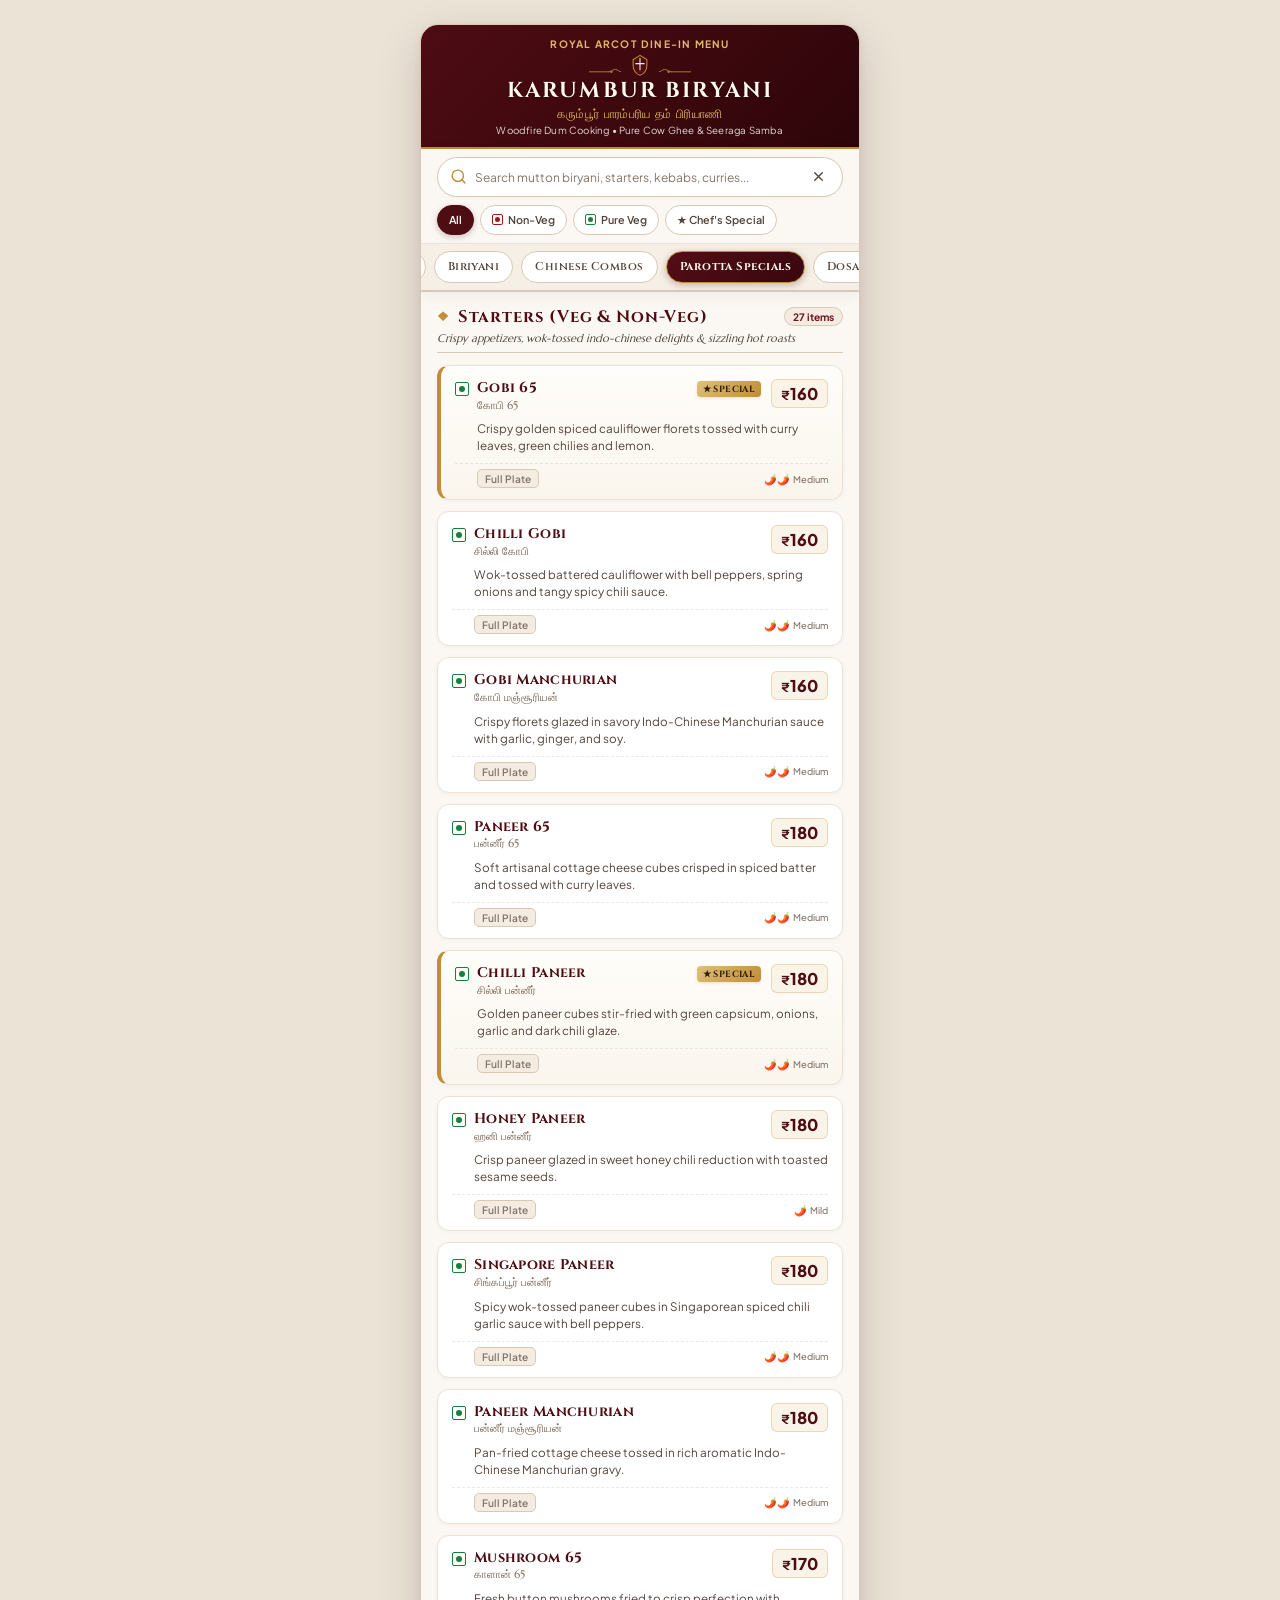
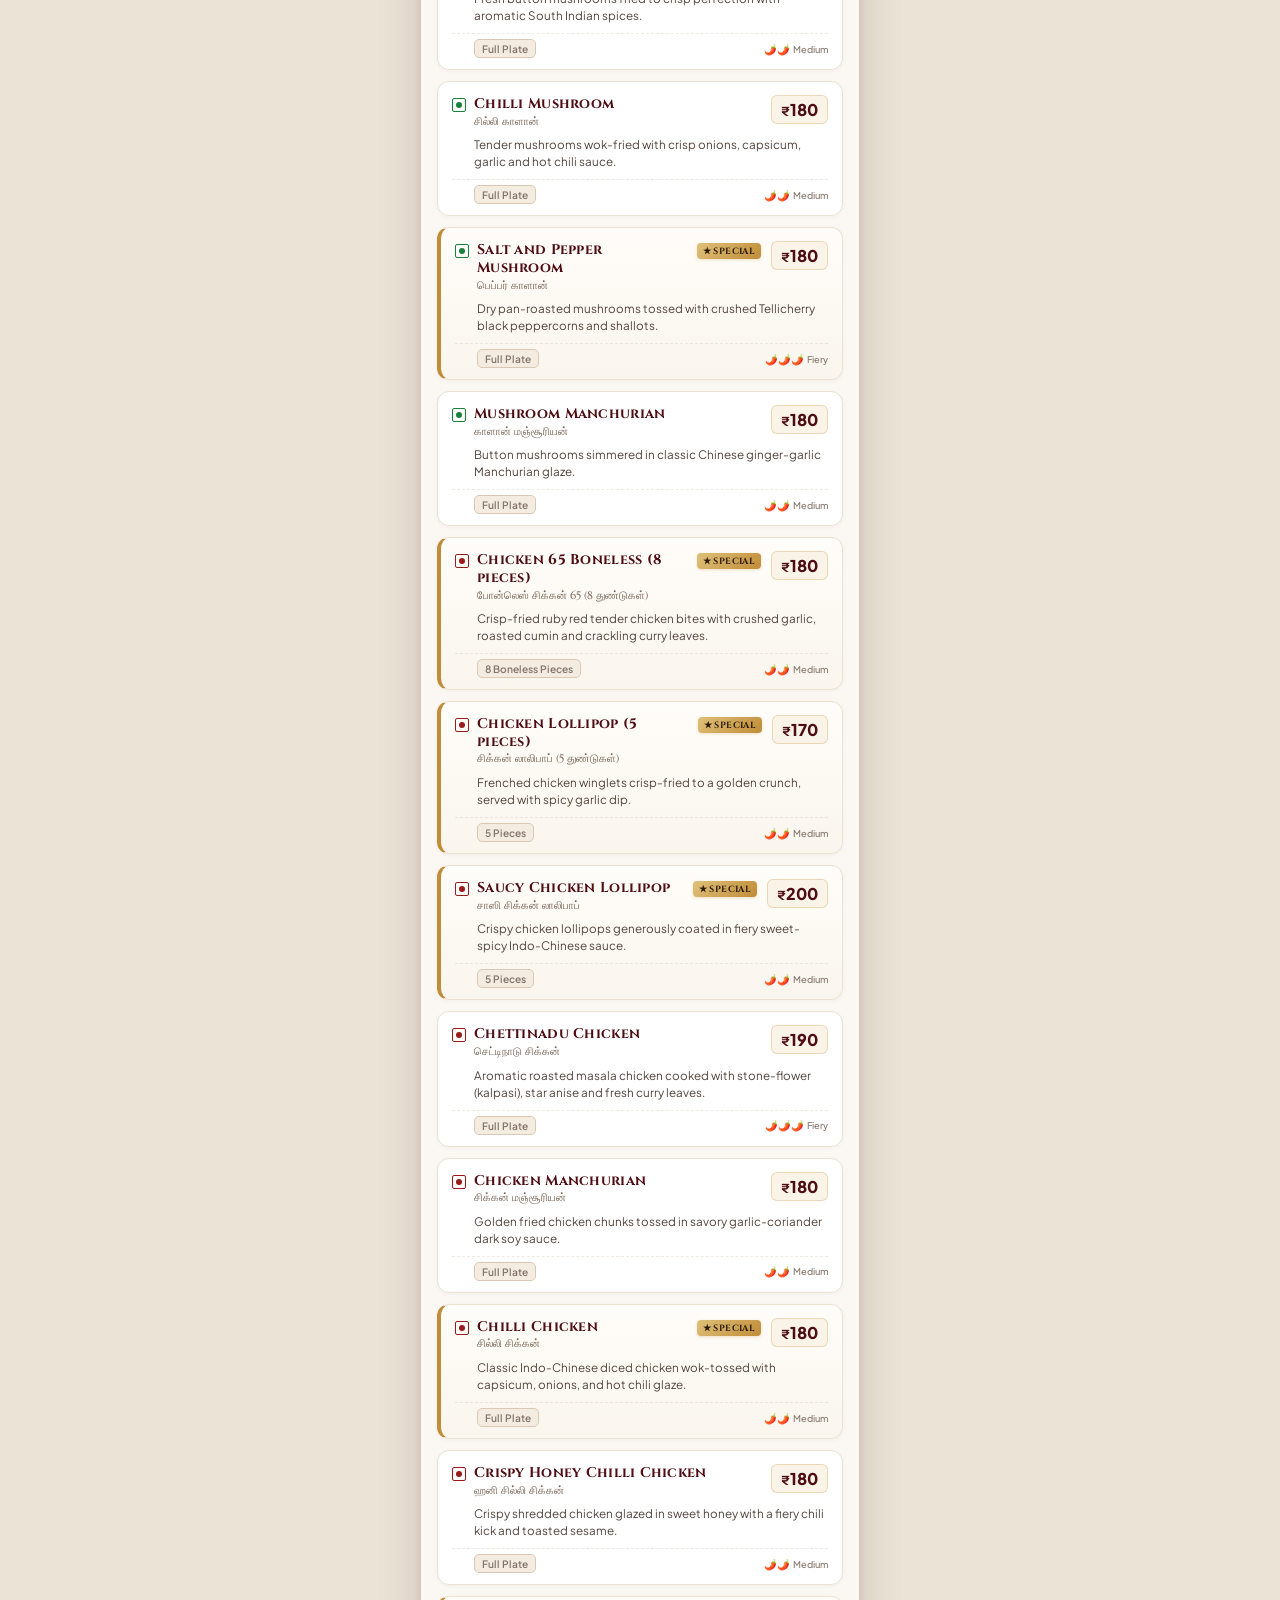
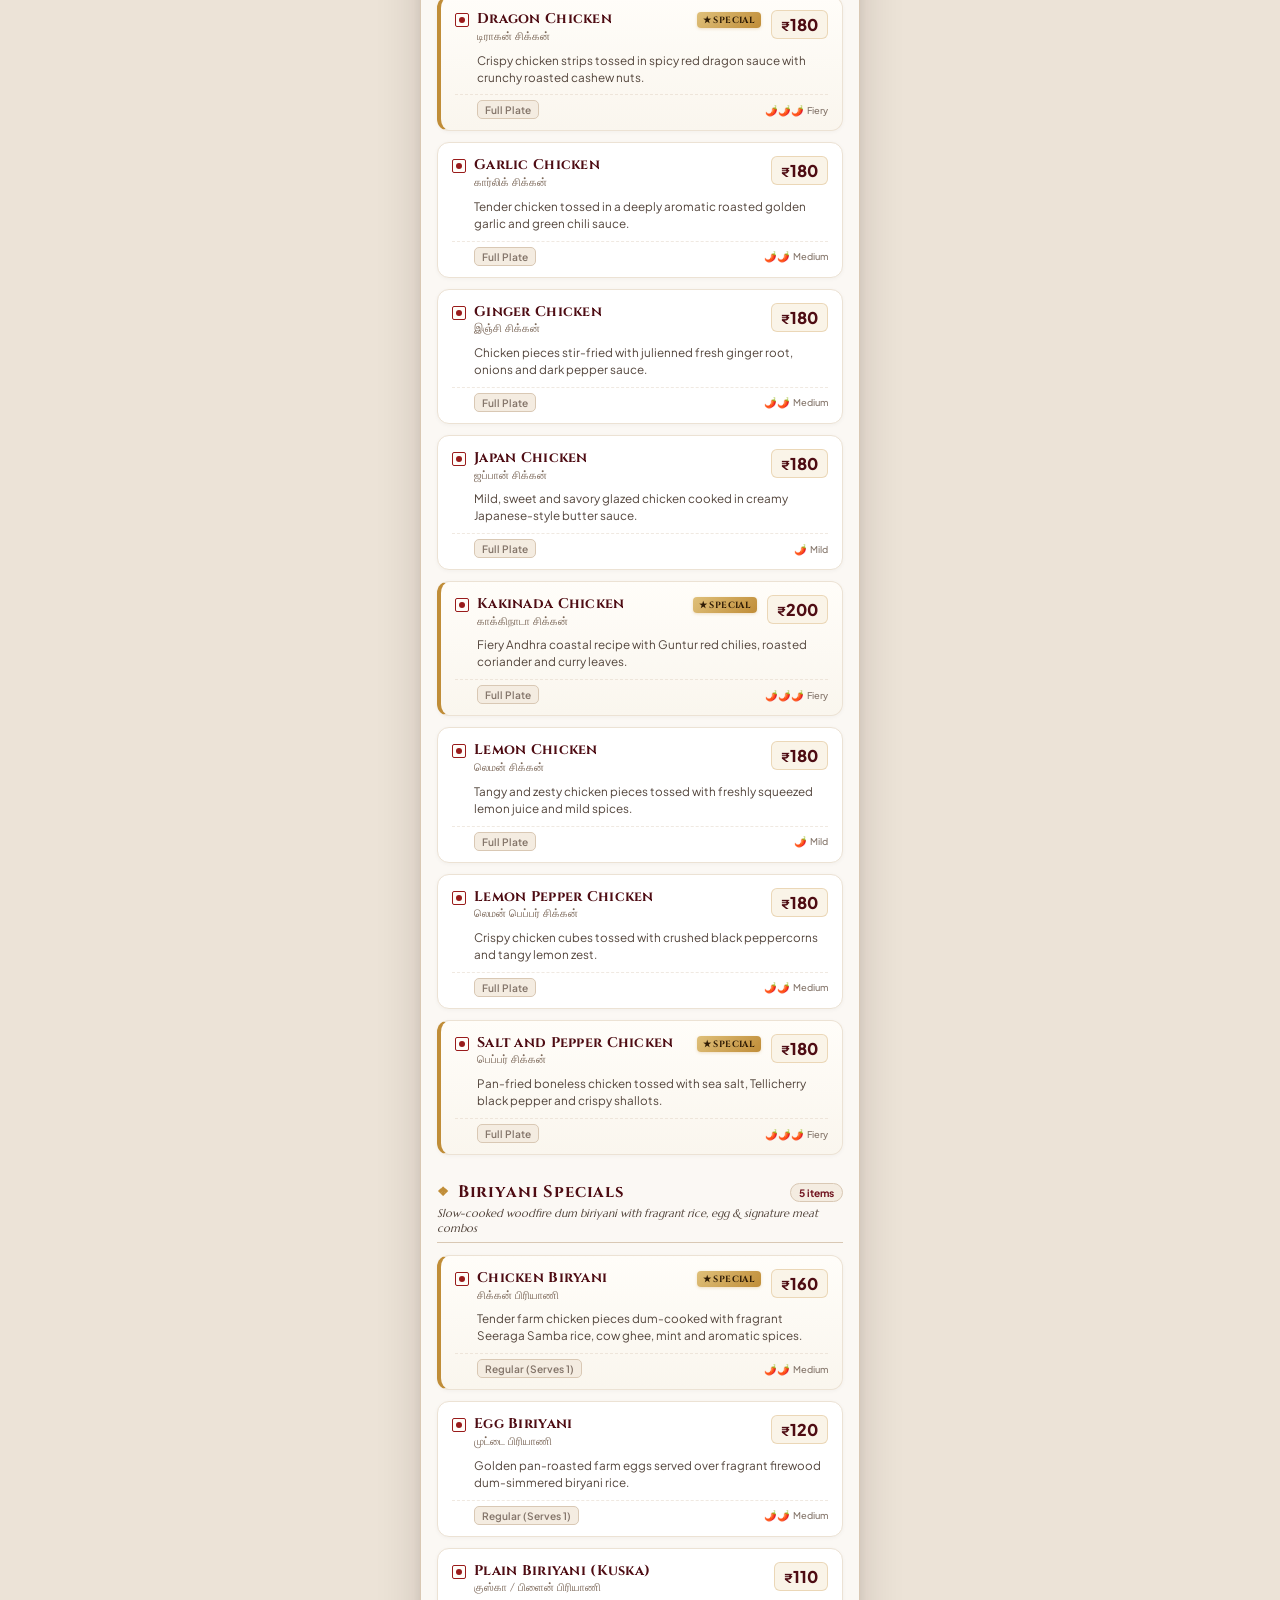
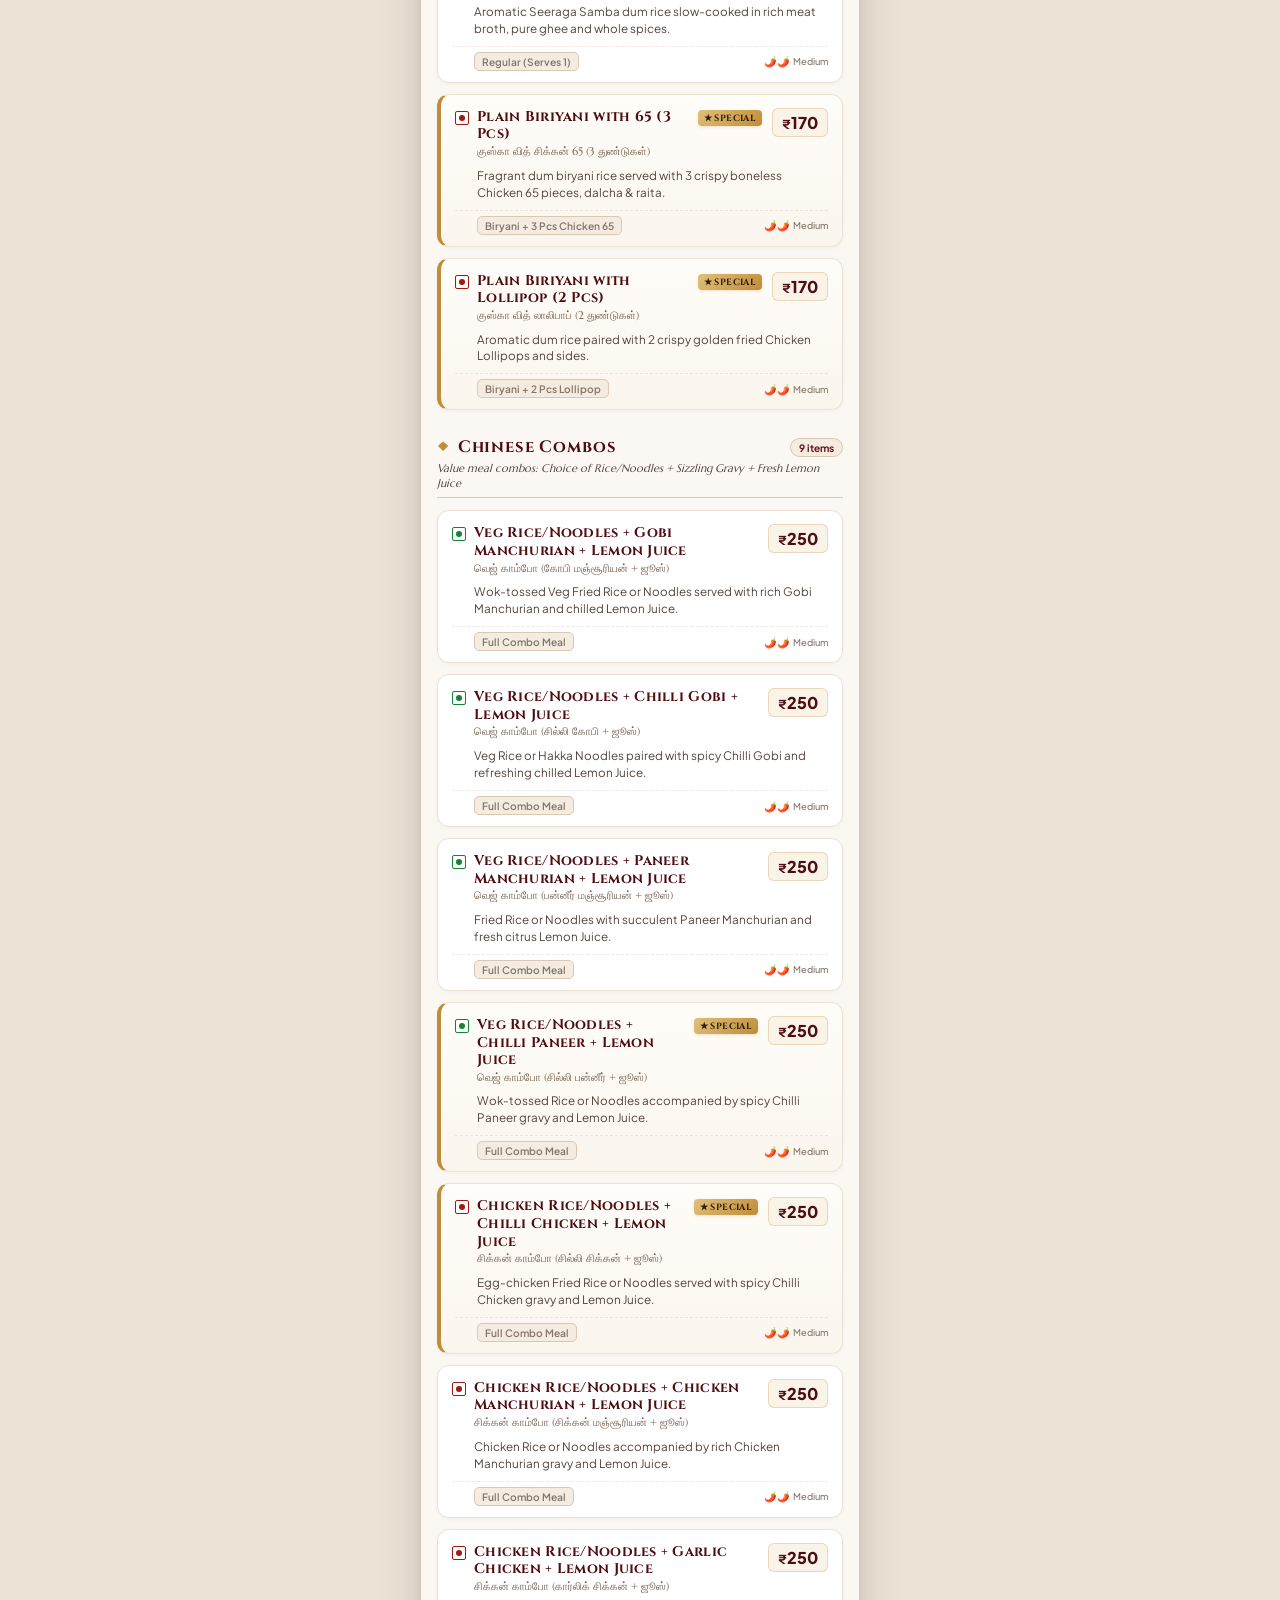
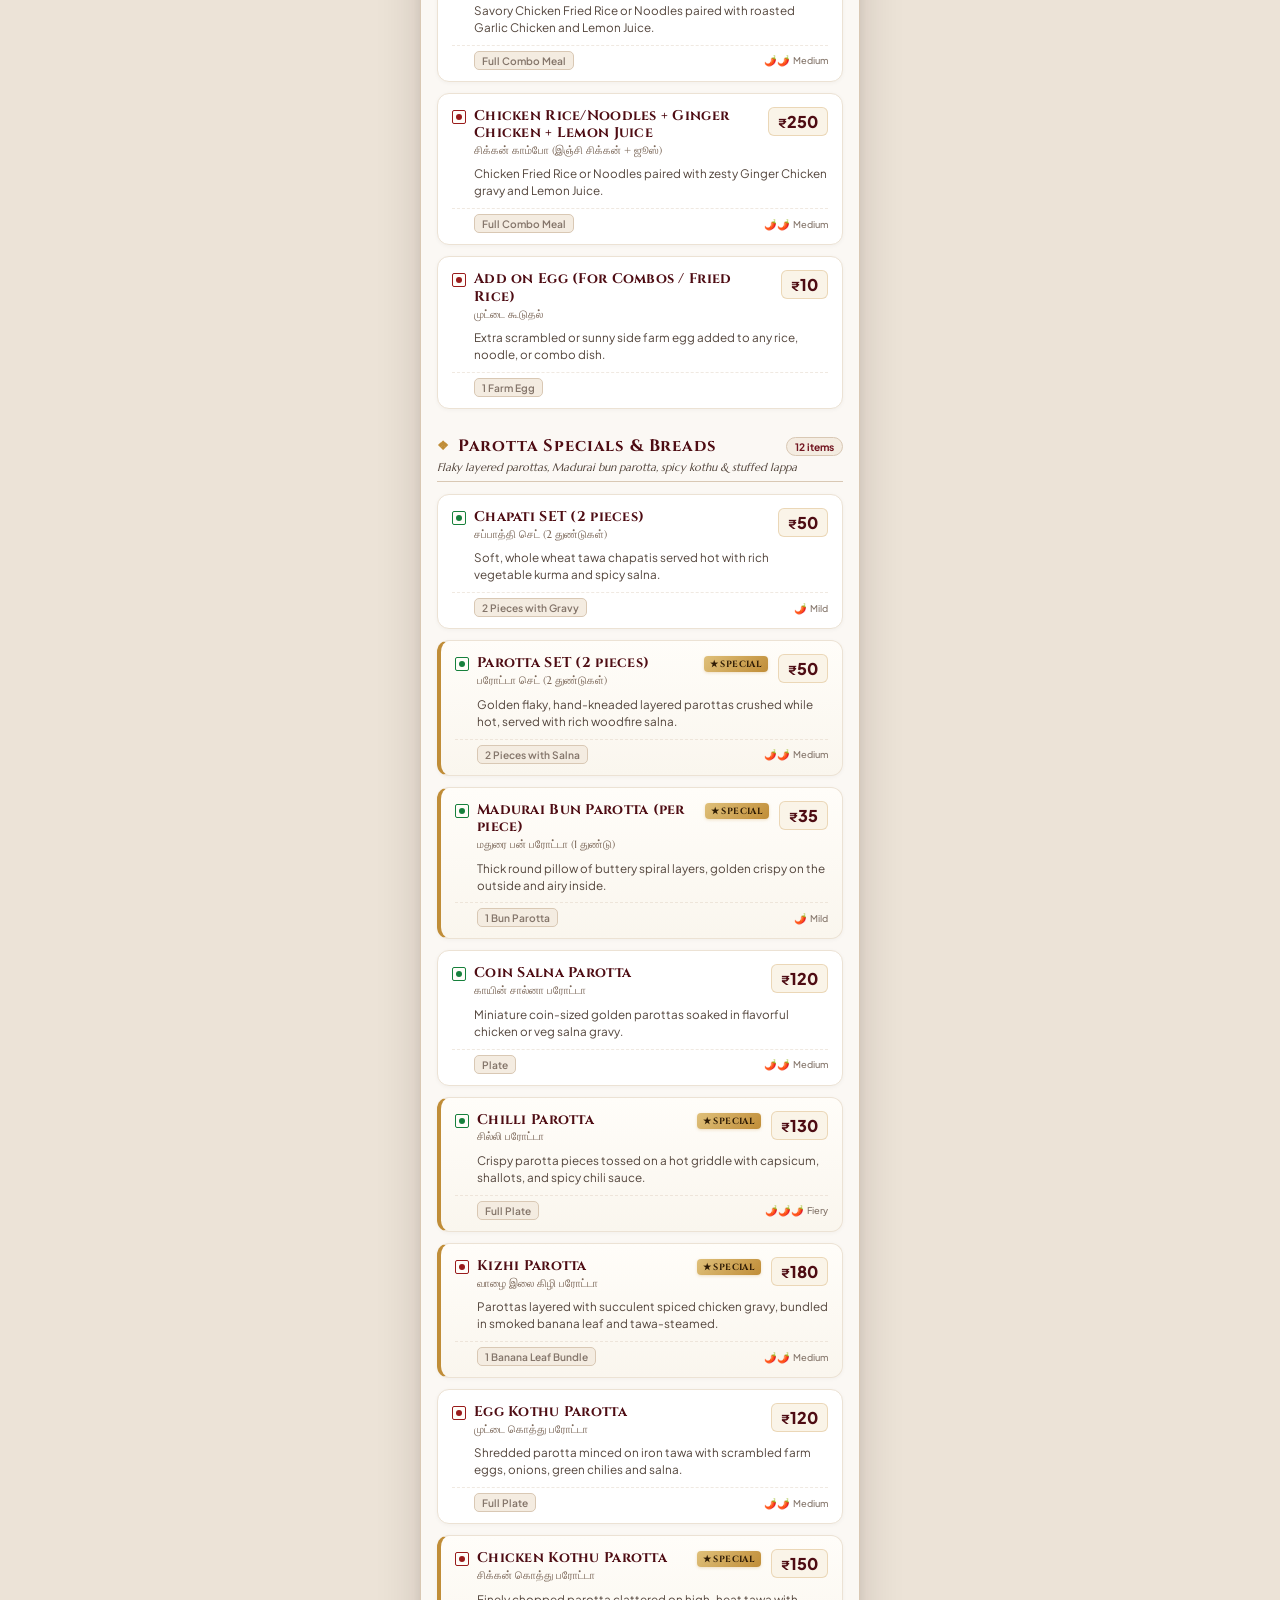
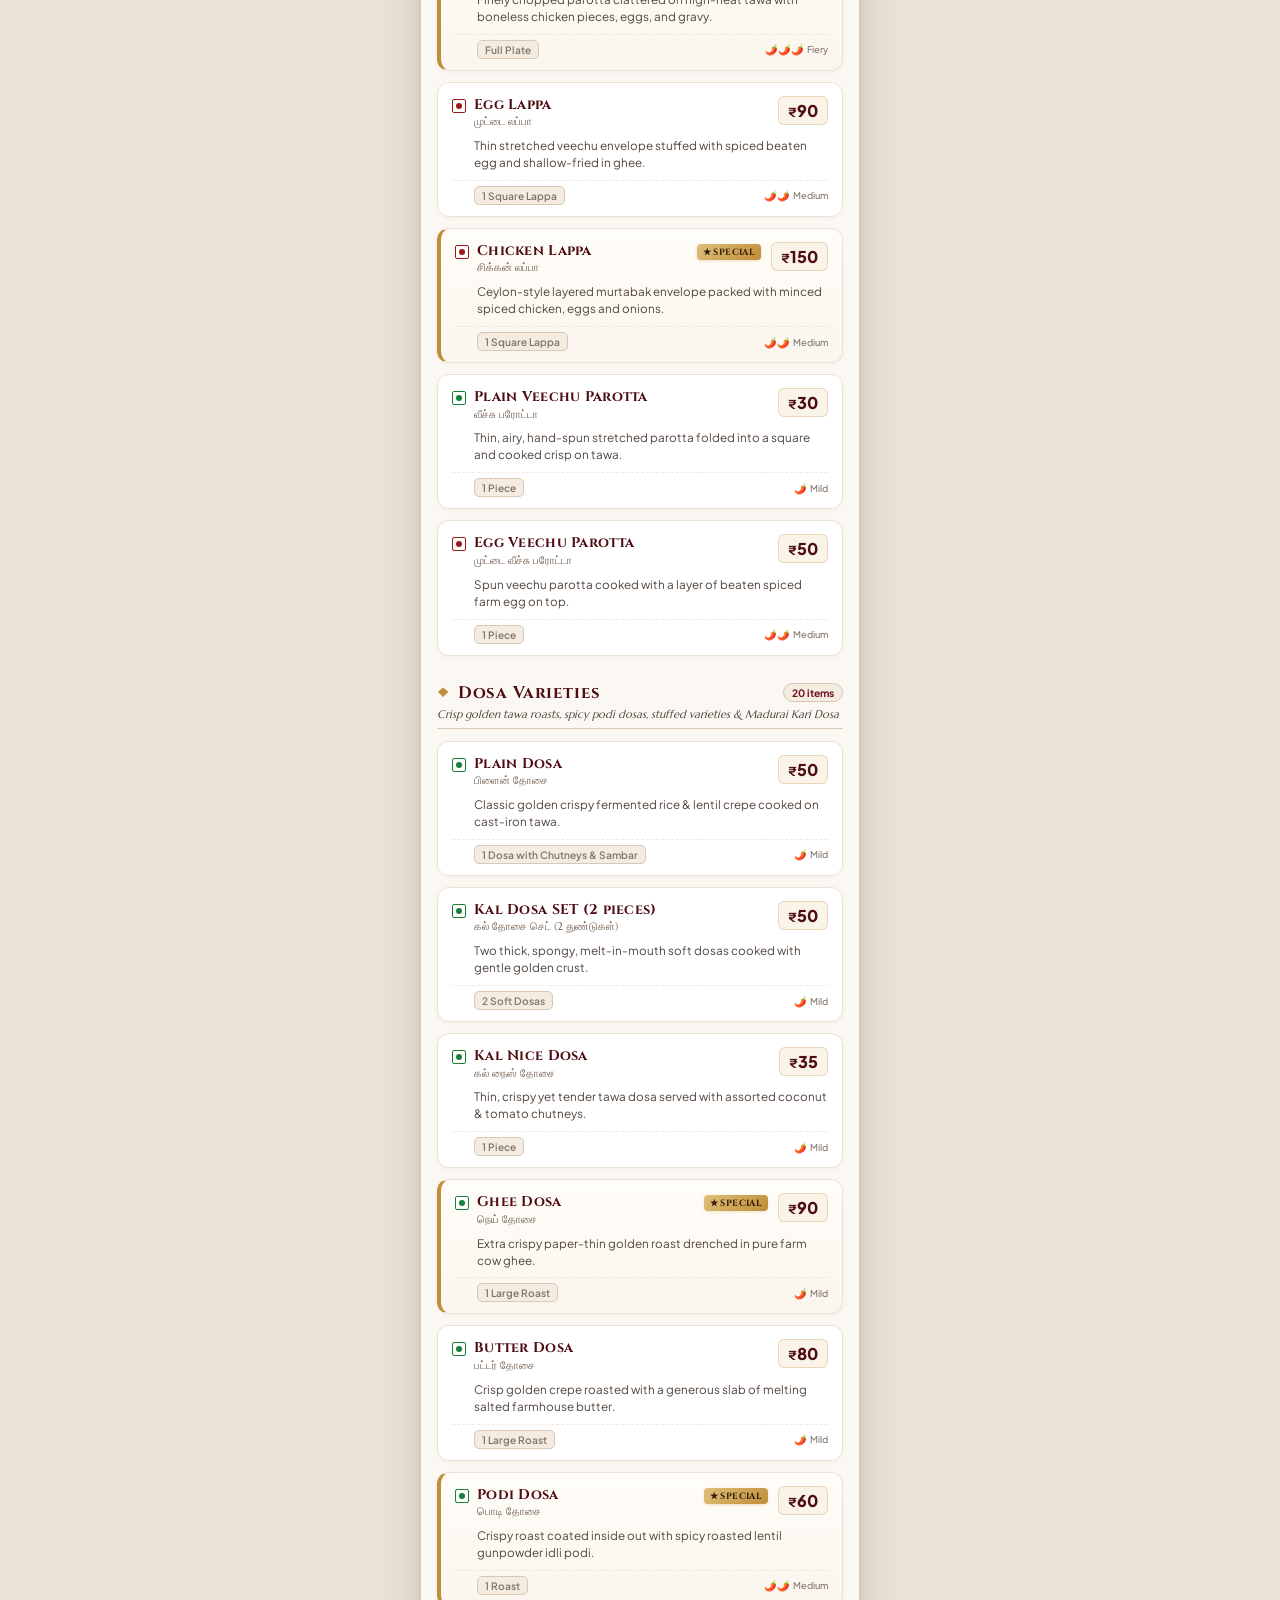
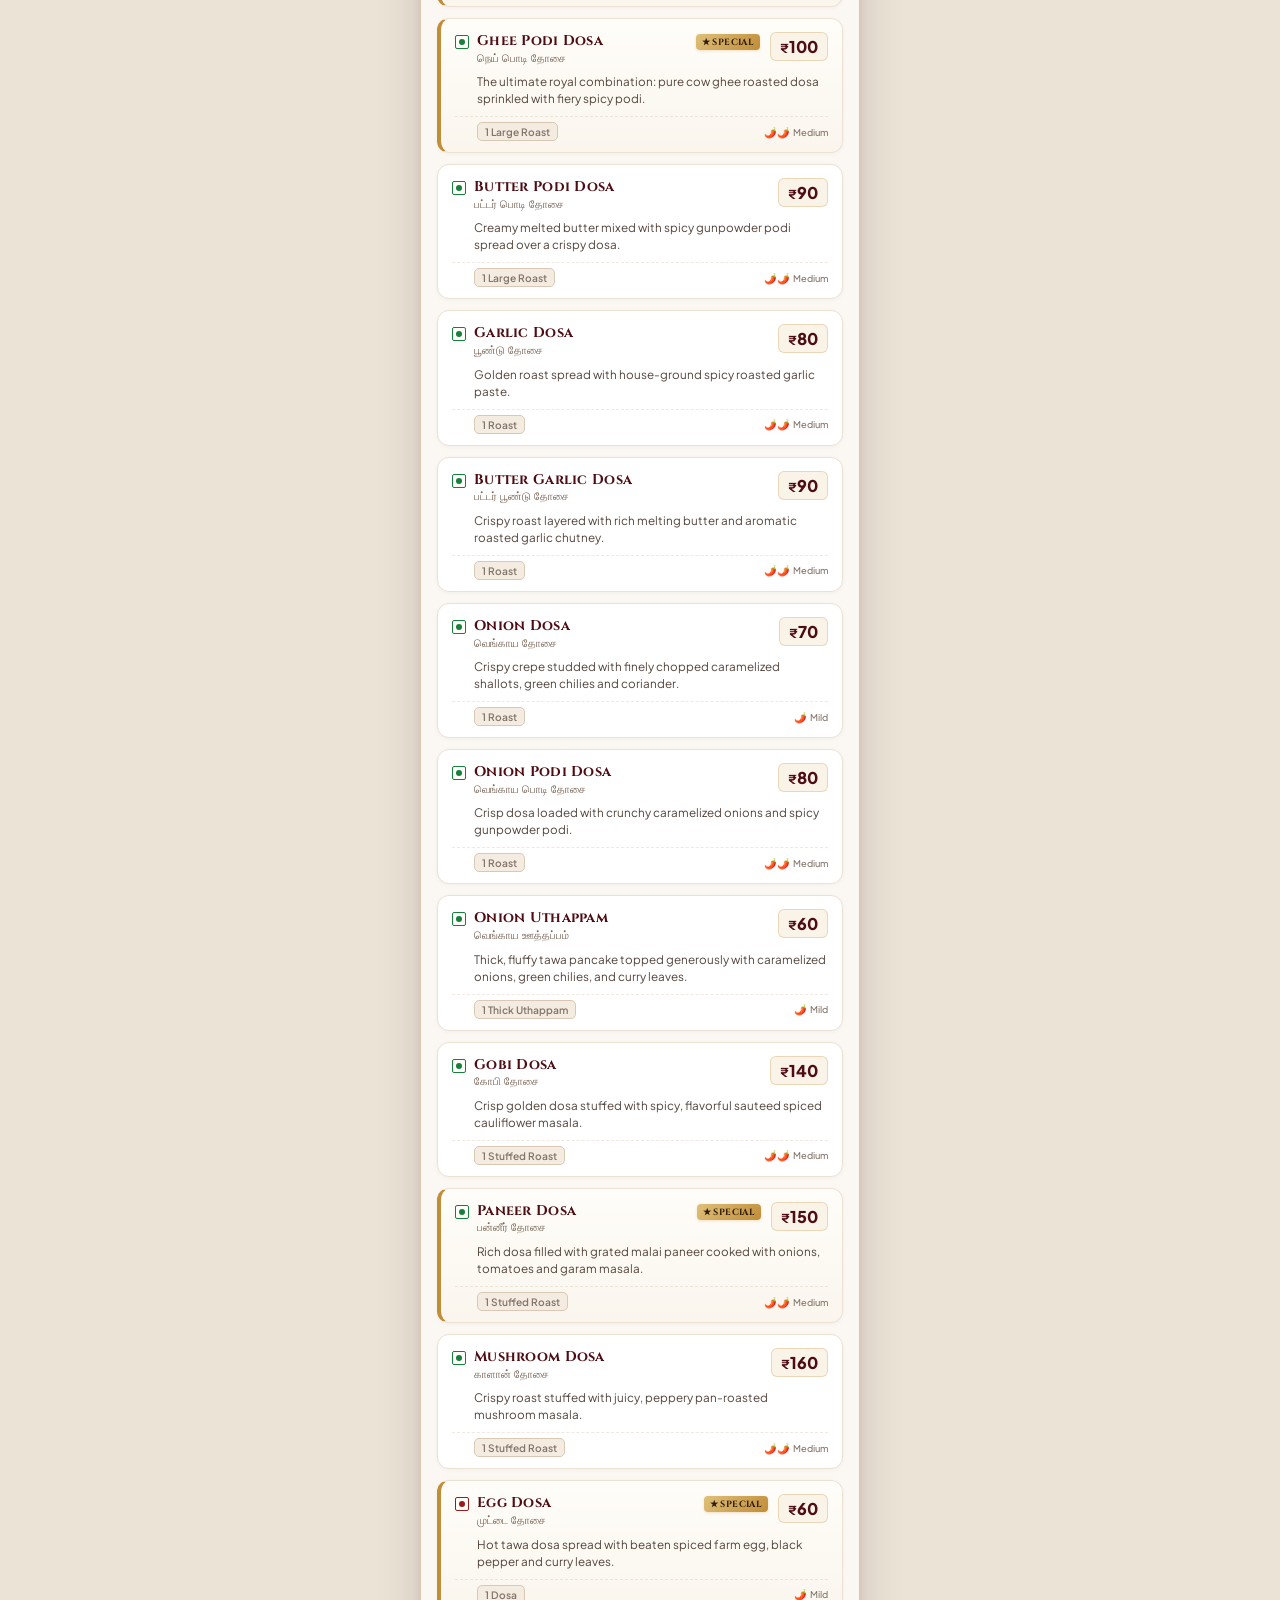
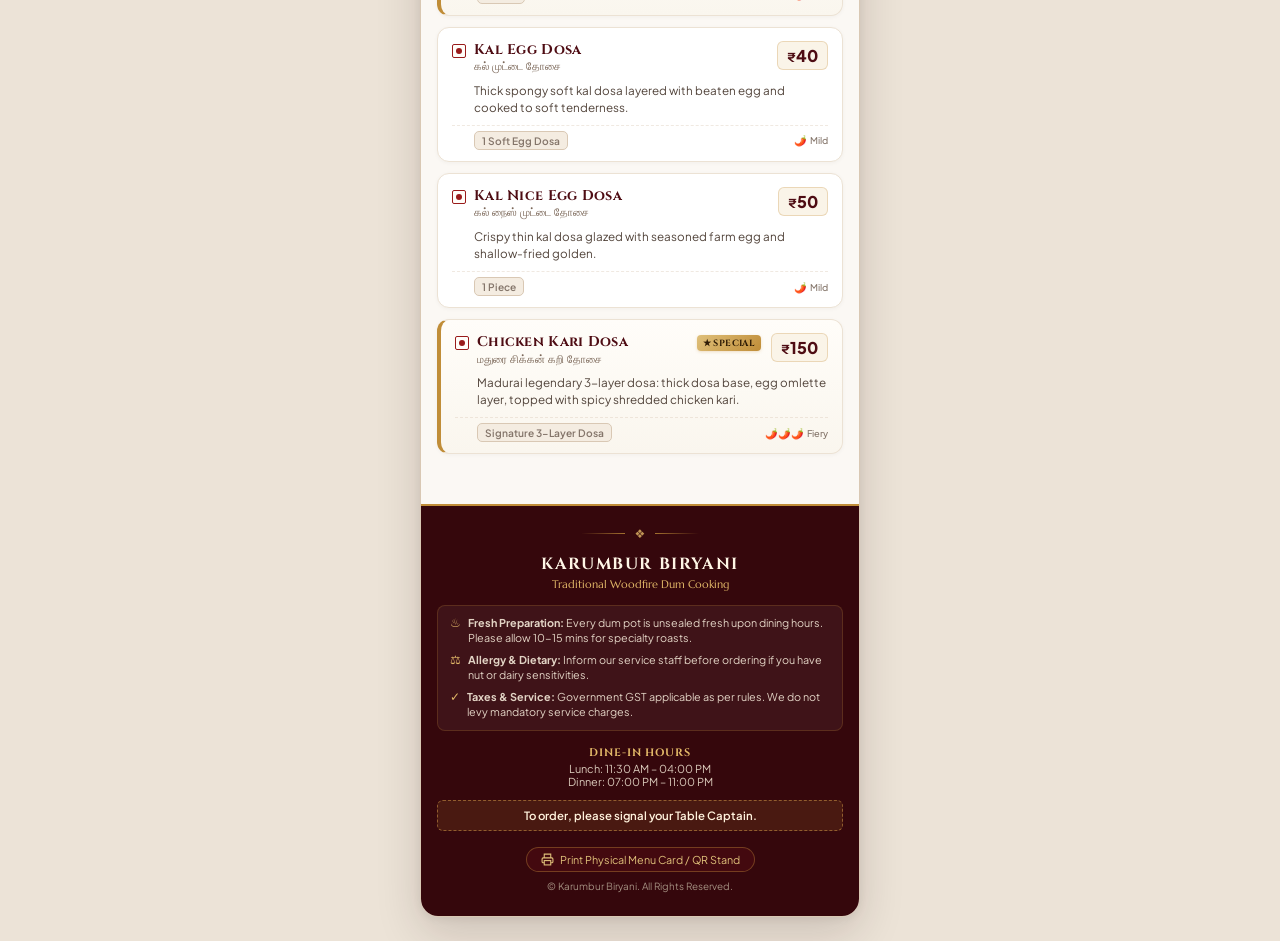
<file: index.html>
<!DOCTYPE html>
<html lang="en">
<head>
  <meta charset="UTF-8">
  <meta name="viewport" content="width=device-width, initial-scale=1.0, maximum-scale=5.0, user-scalable=yes, viewport-fit=cover">
  <meta name="theme-color" content="#501018">
  <meta name="description" content="Karumbur Biryani - Authentic Royal Arcot Woodfire Dum Biryani. Dine-In QR Menu.">
  <title>Karumbur Biryani — Dine-In Menu</title>
  
  <!-- Preconnect to Google Fonts -->
  <link rel="preconnect" href="https://fonts.googleapis.com">
  <link rel="preconnect" href="https://fonts.gstatic.com" crossorigin>
  <link href="https://fonts.googleapis.com/css2?family=Cinzel:wght@500;600;700;800&family=Marcellus&family=Plus+Jakarta+Sans:wght@400;500;600;700&display=swap" rel="stylesheet">
  
  <link rel="stylesheet" href="styles.css">
</head>
<body>
  <div class="menu-app-container">
    
    <!-- TOP HERITAGE HEADER / BRANDING -->
    <!-- TOP HERITAGE HEADER / BRANDING -->
    <header class="restaurant-header">
      <div class="header-top-ribbon">
        <span class="service-mode">ROYAL ARCOT DINE-IN MENU</span>
      </div>

      <div class="restaurant-brand-crest">
        <div class="crest-ornament left-ornament">
          <svg viewBox="0 0 40 12" fill="none">
            <path d="M0 6h25M25 6c3 0 5-3 8-3s4 3 7 3" stroke="#C08D38" stroke-width="1.2" stroke-linecap="round"/>
            <circle cx="28" cy="6" r="1.5" fill="#C08D38"/>
          </svg>
        </div>
        
        <div class="crest-emblem">
          <svg viewBox="0 0 32 32" fill="none">
            <path d="M16 2L6 8v9c0 6.5 4.3 12.5 10 14 5.7-1.5 10-7.5 10-14V8L16 2z" fill="#4E0C13" stroke="#C08D38" stroke-width="1.5"/>
            <path d="M16 8v15M10 14h12" stroke="#FAF7F2" stroke-width="1.5" stroke-linecap="round"/>
            <circle cx="16" cy="7" r="1.5" fill="#C08D38"/>
          </svg>
        </div>

        <div class="crest-ornament right-ornament">
          <svg viewBox="0 0 40 12" fill="none">
            <path d="M40 6H15M15 6c-3 0-5-3-8-3s-4 3-7 3" stroke="#C08D38" stroke-width="1.2" stroke-linecap="round"/>
            <circle cx="12" cy="6" r="1.5" fill="#C08D38"/>
          </svg>
        </div>
      </div>

      <h1 class="restaurant-title">KARUMBUR BIRYANI</h1>
      <p class="restaurant-tamil-subtitle">கரும்பூர் பாரம்பரிய தம் பிரியாணி</p>
      <p class="restaurant-tagline">Woodfire Dum Cooking • Pure Cow Ghee & Seeraga Samba</p>
    </header>

    <!-- STICKY SEARCH & CATEGORY BAR WRAPPER -->
    <div class="sticky-nav-bar" id="stickyNavBar">
      
      <!-- SEARCH CONTROL -->
      <div class="search-section">
        <div class="search-input-wrapper">
          <svg class="search-icon" viewBox="0 0 24 24" fill="none" stroke="currentColor" stroke-width="2" stroke-linecap="round" stroke-linejoin="round">
            <circle cx="11" cy="11" r="8"/>
            <path d="m21 21-4.3-4.3"/>
          </svg>
          <input 
            type="search" 
            id="searchInput" 
            class="search-input" 
            placeholder="Search mutton biryani, starters, kebabs, curries..." 
            autocomplete="off"
            aria-label="Search restaurant menu"
          >
          <button type="button" id="clearSearchBtn" class="clear-search-btn" aria-label="Clear search" hidden>
            <svg viewBox="0 0 24 24" fill="none" stroke="currentColor" stroke-width="2.2" stroke-linecap="round">
              <path d="M18 6 6 18M6 6l12 12"/>
            </svg>
          </button>
        </div>
      </div>

      <!-- FILTER TOGGLES (ALL / VEG / NON-VEG / SIGNATURE) -->
      <div class="filter-pills-row" role="tablist" aria-label="Dietary filters">
        <button type="button" class="filter-pill active" data-filter="all" role="tab" aria-selected="true">
          All
        </button>
        <button type="button" class="filter-pill" data-filter="non-veg" role="tab" aria-selected="false">
          <span class="fssai-indicator non-veg mini"></span> Non-Veg
        </button>
        <button type="button" class="filter-pill" data-filter="veg" role="tab" aria-selected="false">
          <span class="fssai-indicator veg mini"></span> Pure Veg
        </button>
        <button type="button" class="filter-pill" data-filter="signature" role="tab" aria-selected="false">
          ★ Chef's Special
        </button>
      </div>

      <!-- HORIZONTAL SCROLLABLE CATEGORY NAVIGATION -->
      <div class="category-nav-wrapper">
        <nav class="category-nav-track" id="categoryNavTrack" aria-label="Menu categories">
          <a href="#cat-starters" class="cat-nav-tab active" data-cat="cat-starters">Starters</a>
          <a href="#cat-biriyani" class="cat-nav-tab" data-cat="cat-biriyani">Biriyani</a>
          <a href="#cat-chinese-combo" class="cat-nav-tab" data-cat="cat-chinese-combo">Chinese Combos</a>
          <a href="#cat-parotta" class="cat-nav-tab" data-cat="cat-parotta">Parotta Specials</a>
          <a href="#cat-dosa" class="cat-nav-tab" data-cat="cat-dosa">Dosa Varieties</a>
        </nav>
      </div>
    </div>

    <!-- MAIN MENU CONTENT LIST -->
    <main class="menu-sections-container" id="menuContainer">
      <!-- Content populated dynamically via app.js with instant fallback -->
      <noscript>
        <div class="no-js-warning">
          Please enable JavaScript to view the interactive Karumbur Biryani Dine-In menu.
        </div>
      </noscript>
    </main>

    <!-- FOOTER WITH DINE-IN SERVICE NOTES -->
    <footer class="restaurant-footer">
      <div class="footer-divider-crest">
        <span class="crest-line"></span>
        <span class="crest-diamond">❖</span>
        <span class="crest-line"></span>
      </div>

      <div class="footer-brand-statement">
        <h3>KARUMBUR BIRYANI</h3>
        <p class="footer-tagline">Traditional Woodfire Dum Cooking</p>
      </div>

      <div class="dine-in-notice-card">
        <div class="notice-item">
          <span class="notice-icon">♨</span>
          <p><strong>Fresh Preparation:</strong> Every dum pot is unsealed fresh upon dining hours. Please allow 10-15 mins for specialty roasts.</p>
        </div>
        <div class="notice-item">
          <span class="notice-icon">⚖</span>
          <p><strong>Allergy & Dietary:</strong> Inform our service staff before ordering if you have nut or dairy sensitivities.</p>
        </div>
        <div class="notice-item">
          <span class="notice-icon">✓</span>
          <p><strong>Taxes & Service:</strong> Government GST applicable as per rules. We do not levy mandatory service charges.</p>
        </div>
      </div>

      <div class="service-timings">
        <p class="timing-title">DINE-IN HOURS</p>
        <p class="timing-detail">Lunch: 11:30 AM – 04:00 PM</p>
        <p class="timing-detail">Dinner: 07:00 PM – 11:00 PM</p>
      </div>

      <p class="table-captain-prompt">
        <span>To order, please signal your Table Captain.</span>
      </p>

      <div style="text-align: center; margin: 16px 0 8px 0;">
        <a href="menu_card.html" target="_blank" style="display: inline-flex; align-items: center; gap: 6px; font-size: 0.72rem; color: #DFC07A; text-decoration: none; border: 1px solid rgba(192, 141, 56, 0.4); padding: 5px 14px; border-radius: 16px; background: rgba(78, 12, 19, 0.6);">
          <svg width="13" height="13" viewBox="0 0 24 24" fill="none" stroke="currentColor" stroke-width="2">
            <polyline points="6 9 6 2 18 2 18 9"></polyline>
            <path d="M6 18H4a2 2 0 0 1-2-2v-5a2 2 0 0 1 2-2h16a2 2 0 0 1 2 2v5a2 2 0 0 1-2 2h-2"></path>
            <rect x="6" y="14" width="12" height="8"></rect>
          </svg>
          Print Physical Menu Card / QR Stand
        </a>
      </div>

      <div class="copyright-row">
        <p>© Karumbur Biryani. All Rights Reserved.</p>
      </div>
    </footer>

    <!-- FLOATING QUICK JUMP BUTTON -->
    <button type="button" class="floating-top-btn" id="floatingTopBtn" aria-label="Back to top">
      <svg viewBox="0 0 24 24" fill="none" stroke="currentColor" stroke-width="2.5" stroke-linecap="round" stroke-linejoin="round">
        <polyline points="18 15 12 9 6 15"></polyline>
      </svg>
      <span>Top</span>
    </button>

  </div>

  <script src="app.js"></script>


</body>
</html>
</file>
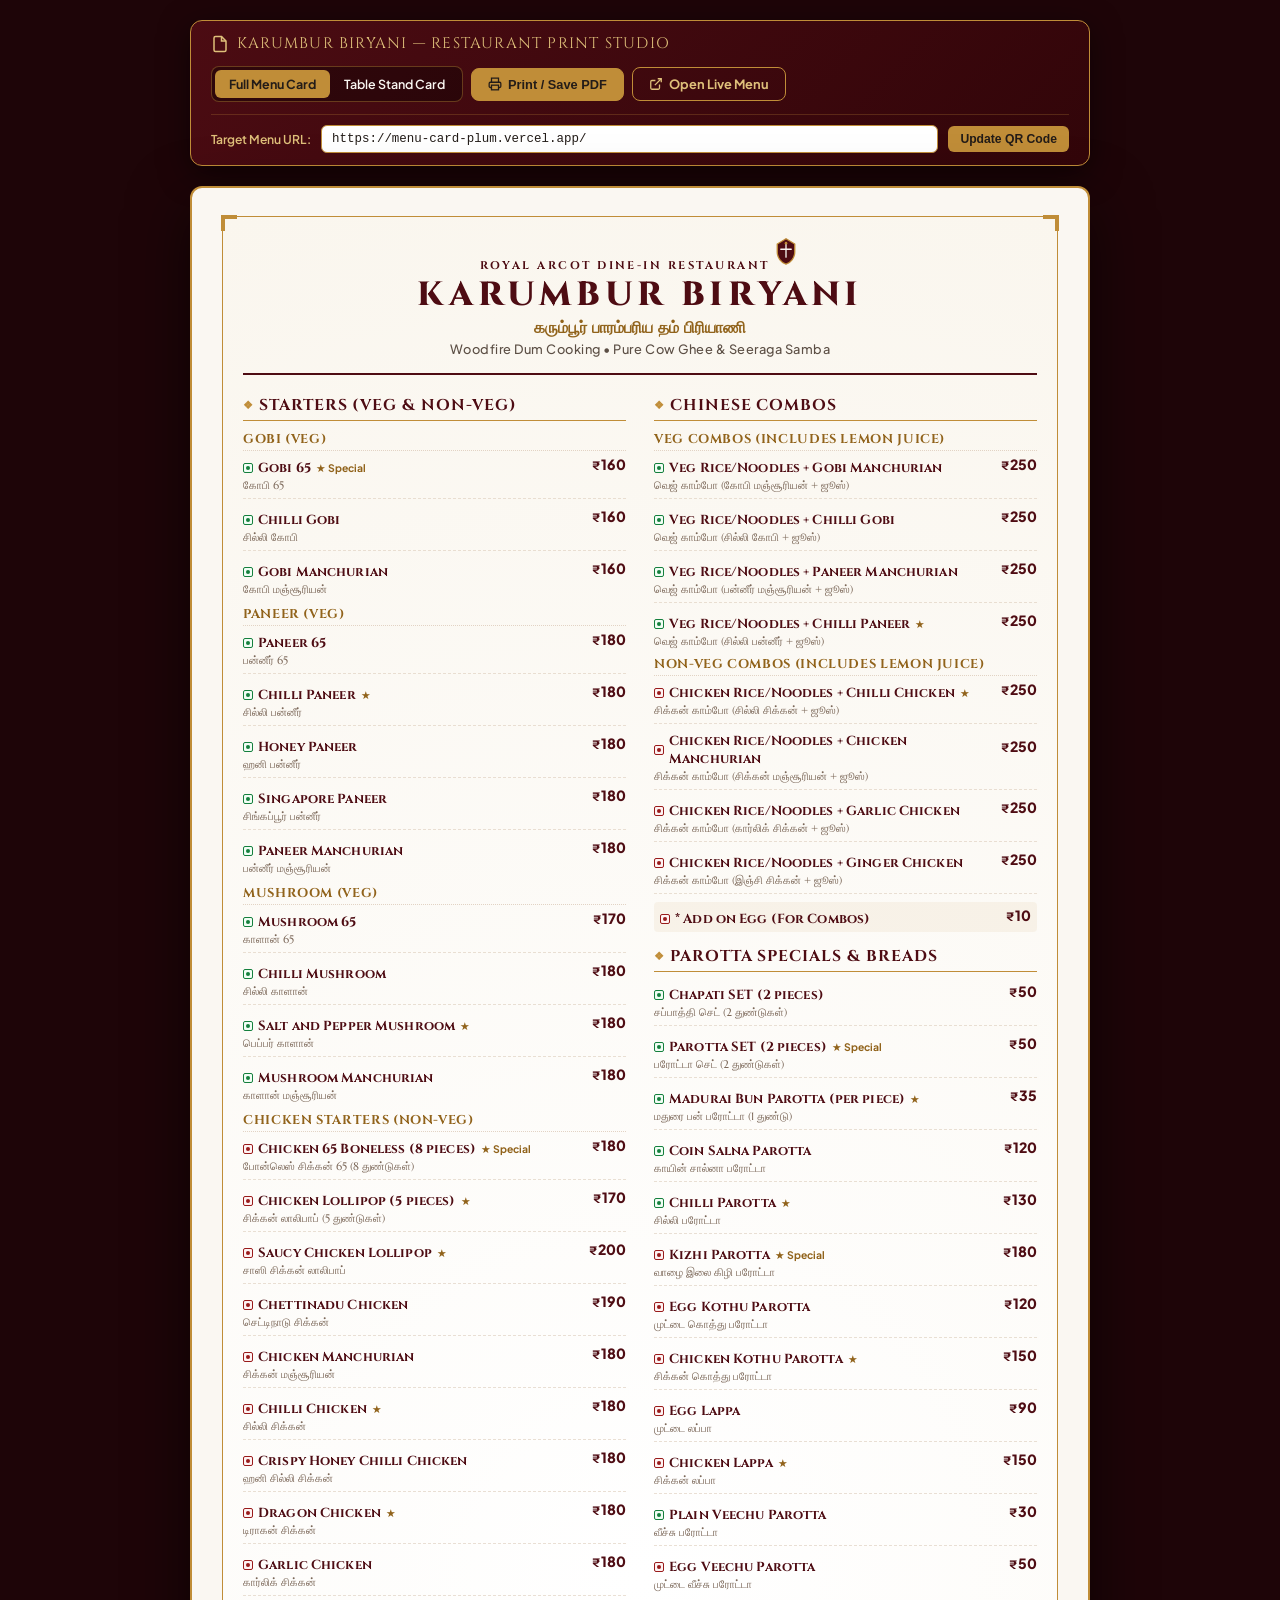
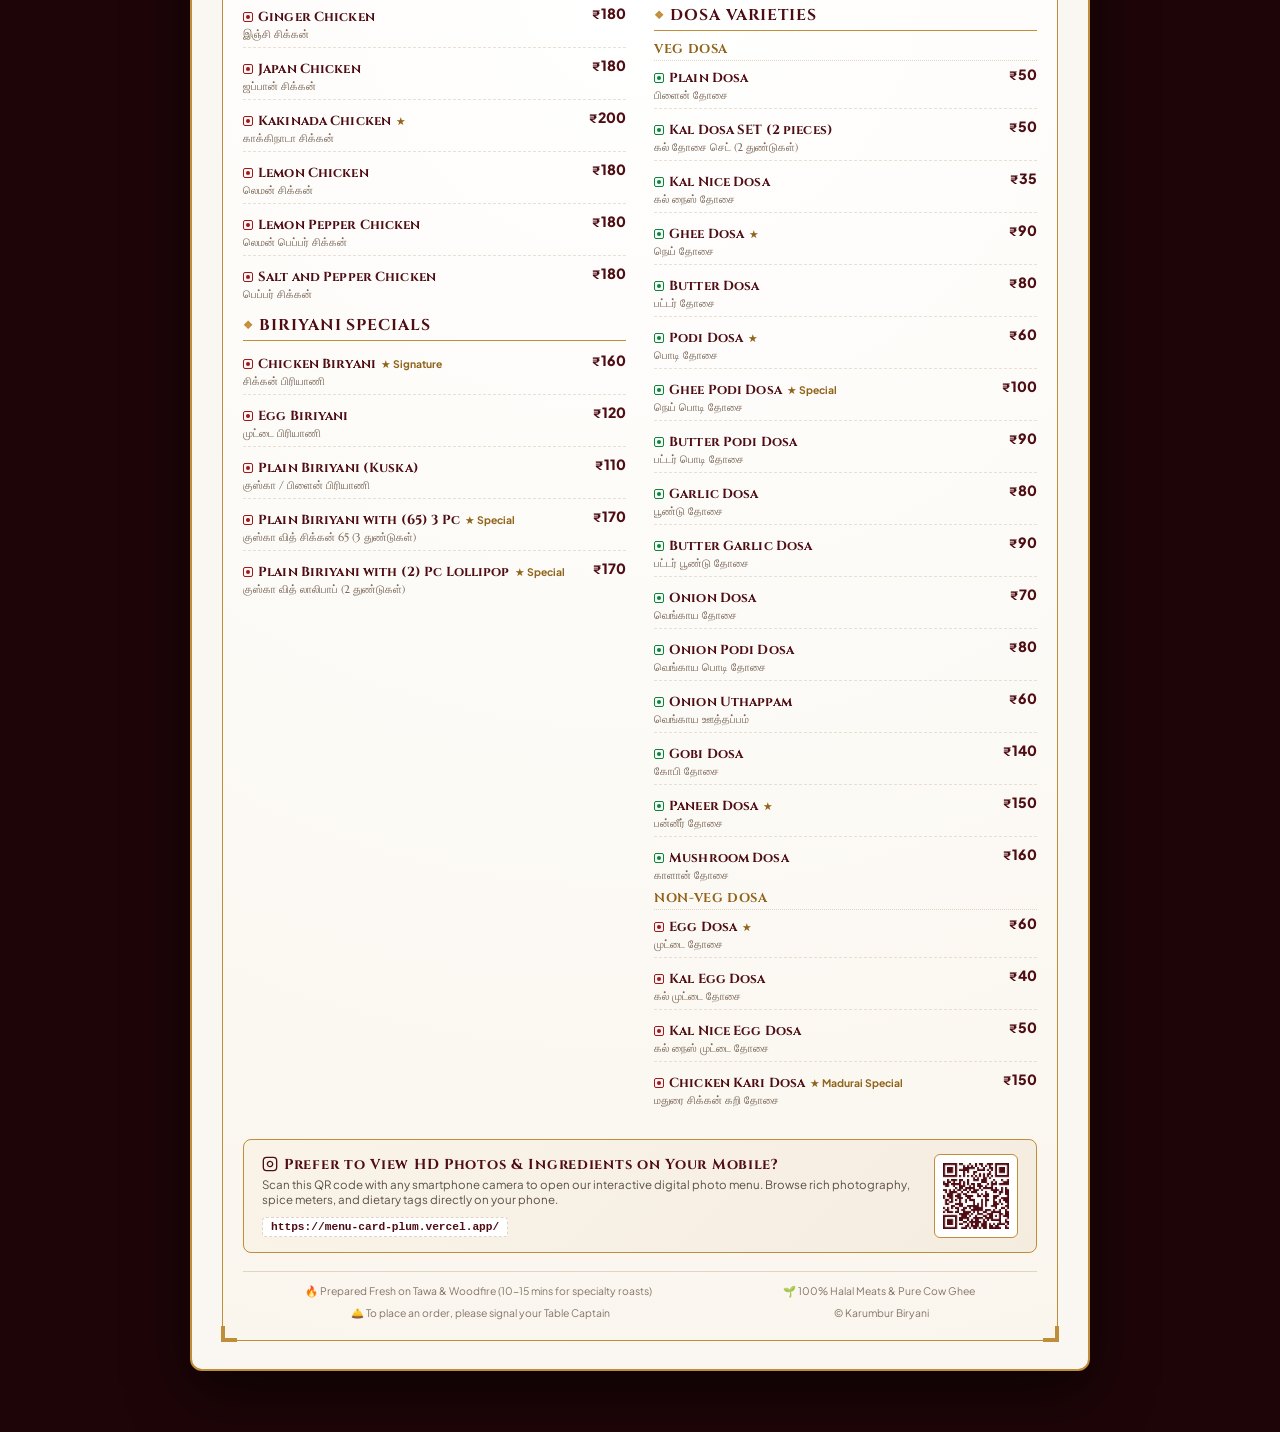
<file: menu_card.html>
<!DOCTYPE html>
<html lang="en">
<head>
  <meta charset="UTF-8">
  <meta name="viewport" content="width=device-width, initial-scale=1.0">
  <title>Karumbur Biryani — Restaurant Menu Card & Table Stand</title>
  
  <link rel="preconnect" href="https://fonts.googleapis.com">
  <link rel="preconnect" href="https://fonts.gstatic.com" crossorigin>
  <link href="https://fonts.googleapis.com/css2?family=Cinzel:wght@600;700;800;900&family=Marcellus&family=Plus+Jakarta+Sans:wght@400;500;600;700;800&display=swap" rel="stylesheet">
  
  <style>
    :root {
      --bg-body: #1E0508;
      --bg-card: #FFFDF9;
      --bg-paper: #FAF7F2;
      --bg-ivory-dark: #F3ECE1;
      --brand-maroon: #4E0C13;
      --brand-maroon-dark: #320509;
      --accent-gold: #C08D38;
      --accent-gold-light: #DFC07A;
      --accent-gold-dark: #91631B;
      --text-primary: #231C18;
      --text-secondary: #5C4F45;
      --text-tertiary: #847568;
      --border-warm: #E2D3C4;
      --veg-green: #15803D;
      --non-veg-maroon: #991B1B;
      --font-brand: 'Cinzel', Georgia, serif;
      --font-serif-sub: 'Marcellus', serif;
      --font-body: 'Plus Jakarta Sans', system-ui, sans-serif;
    }

    *, *::before, *::after {
      box-sizing: border-box;
      margin: 0;
      padding: 0;
    }

    body {
      background-color: var(--bg-body);
      font-family: var(--font-body);
      color: var(--text-primary);
      min-height: 100vh;
      display: flex;
      flex-direction: column;
      align-items: center;
      padding: 20px 16px 60px 16px;
      -webkit-font-smoothing: antialiased;
    }

    .top-toolbar {
      width: 100%;
      max-width: 900px;
      background: linear-gradient(135deg, rgba(78, 12, 19, 0.95), rgba(50, 5, 9, 0.98));
      border: 1px solid var(--accent-gold);
      border-radius: 12px;
      padding: 12px 20px;
      margin-bottom: 20px;
      display: flex;
      flex-wrap: wrap;
      align-items: center;
      justify-content: space-between;
      gap: 12px;
      box-shadow: 0 8px 30px rgba(0, 0, 0, 0.5);
      color: #FAF7F2;
    }

    .toolbar-title {
      font-family: var(--font-brand);
      font-size: 0.95rem;
      letter-spacing: 0.08em;
      color: var(--accent-gold-light);
      display: flex;
      align-items: center;
      gap: 8px;
    }

    .toolbar-actions {
      display: flex;
      flex-wrap: wrap;
      align-items: center;
      gap: 8px;
    }

    .view-toggle-group {
      display: inline-flex;
      background: rgba(0, 0, 0, 0.35);
      border: 1px solid rgba(192, 141, 56, 0.4);
      border-radius: 8px;
      padding: 3px;
    }

    .toggle-btn {
      background: transparent;
      border: none;
      color: #FAF7F2;
      padding: 6px 14px;
      font-family: var(--font-body);
      font-size: 0.78rem;
      font-weight: 600;
      border-radius: 6px;
      cursor: pointer;
      transition: all 0.2s ease;
    }

    .toggle-btn.active {
      background-color: var(--accent-gold);
      color: #231C18;
      font-weight: 700;
    }

    .action-btn {
      display: inline-flex;
      align-items: center;
      gap: 6px;
      padding: 8px 16px;
      border-radius: 8px;
      font-size: 0.80rem;
      font-weight: 700;
      cursor: pointer;
      text-decoration: none;
      border: 1px solid var(--accent-gold);
      transition: all 0.2s ease;
    }

    .action-btn-primary {
      background-color: var(--accent-gold);
      color: #231C18;
    }

    .action-btn-primary:hover {
      background-color: var(--accent-gold-light);
    }

    .action-btn-outline {
      background: transparent;
      color: var(--accent-gold-light);
    }

    .action-btn-outline:hover {
      background: rgba(192, 141, 56, 0.15);
    }

    .url-config-row {
      width: 100%;
      display: flex;
      align-items: center;
      gap: 10px;
      padding-top: 10px;
      border-top: 1px solid rgba(192, 141, 56, 0.25);
      font-size: 0.76rem;
    }

    .url-config-row label {
      color: var(--accent-gold-light);
      font-weight: 600;
      white-space: nowrap;
    }

    .url-config-input {
      flex: 1;
      padding: 6px 10px;
      border-radius: 6px;
      border: 1px solid var(--accent-gold);
      background: #FFF;
      color: #231C18;
      font-family: monospace;
      font-size: 0.78rem;
      outline: none;
    }

    .url-update-btn {
      background: var(--accent-gold);
      color: #231C18;
      border: none;
      border-radius: 6px;
      padding: 6px 12px;
      font-weight: 700;
      font-size: 0.76rem;
      cursor: pointer;
    }

    /* FULL MENU CARD DOCUMENT */
    .menu-card-document {
      width: 100%;
      max-width: 900px;
      background-color: var(--bg-paper);
      border-radius: 12px;
      box-shadow: 0 20px 60px rgba(0, 0, 0, 0.6);
      border: 2px solid var(--accent-gold);
      padding: 28px 30px;
      position: relative;
      margin: 0 auto;
    }

    .menu-card-inner-frame {
      border: 1.5px solid var(--accent-gold);
      padding: 20px;
      position: relative;
      background: radial-gradient(circle at center, #FFFFFF 0%, #FAF6EE 100%);
    }

    .corner-bracket {
      position: absolute;
      width: 16px;
      height: 16px;
      border-color: var(--accent-gold);
    }
    .cb-tl { top: -2px; left: -2px; border-top: 4px solid var(--accent-gold); border-left: 4px solid var(--accent-gold); }
    .cb-tr { top: -2px; right: -2px; border-top: 4px solid var(--accent-gold); border-right: 4px solid var(--accent-gold); }
    .cb-bl { bottom: -2px; left: -2px; border-bottom: 4px solid var(--accent-gold); border-left: 4px solid var(--accent-gold); }
    .cb-br { bottom: -2px; right: -2px; border-bottom: 4px solid var(--accent-gold); border-right: 4px solid var(--accent-gold); }

    .menu-header-banner {
      text-align: center;
      padding-bottom: 16px;
      border-bottom: 2px solid var(--brand-maroon);
      margin-bottom: 20px;
      position: relative;
    }

    .header-service-mode {
      display: inline-block;
      font-family: var(--font-brand);
      font-size: 0.70rem;
      letter-spacing: 0.22em;
      color: var(--brand-maroon);
      font-weight: 700;
      margin-bottom: 4px;
    }

    .header-crest {
      width: 28px;
      height: 28px;
      margin: 0 auto 4px auto;
    }

    .restaurant-title-large {
      font-family: var(--font-brand);
      font-size: 2.1rem;
      font-weight: 800;
      letter-spacing: 0.14em;
      color: var(--brand-maroon);
      line-height: 1.1;
      text-transform: uppercase;
    }

    .restaurant-tamil-large {
      font-family: var(--font-serif-sub);
      font-size: 1.0rem;
      color: var(--accent-gold-dark);
      margin-top: 3px;
      font-weight: 600;
    }

    .restaurant-tagline-large {
      font-size: 0.80rem;
      color: var(--text-secondary);
      margin-top: 4px;
      font-weight: 500;
      letter-spacing: 0.04em;
    }

    /* 2-Column Physical Grid */
    .menu-columns-grid {
      display: grid;
      grid-template-columns: 1fr 1fr;
      column-gap: 28px;
      row-gap: 22px;
    }

    .menu-cat-section {
      break-inside: avoid;
    }

    .menu-cat-header {
      display: flex;
      align-items: center;
      justify-content: space-between;
      border-bottom: 1.5px solid var(--accent-gold);
      padding-bottom: 4px;
      margin-bottom: 10px;
    }

    .menu-cat-title {
      font-family: var(--font-brand);
      font-size: 0.98rem;
      font-weight: 700;
      color: var(--brand-maroon);
      letter-spacing: 0.06em;
      text-transform: uppercase;
      display: flex;
      align-items: center;
      gap: 5px;
    }

    .cat-emblem-dot {
      color: var(--accent-gold);
      font-size: 0.70rem;
    }

    .menu-cat-subhead {
      font-family: var(--font-brand);
      font-size: 0.80rem;
      font-weight: 700;
      color: var(--accent-gold-dark);
      letter-spacing: 0.05em;
      text-transform: uppercase;
      margin: 8px 0 4px 0;
      padding-bottom: 2px;
      border-bottom: 1px dotted var(--border-warm);
    }

    .menu-dish-list {
      display: flex;
      flex-direction: column;
      gap: 8px;
    }

    .menu-dish-entry {
      display: flex;
      flex-direction: column;
      gap: 1px;
      padding-bottom: 6px;
      border-bottom: 1px dashed rgba(226, 211, 196, 0.7);
    }

    .menu-dish-entry:last-child {
      border-bottom: none;
      padding-bottom: 0;
    }

    .dish-header-line {
      display: flex;
      align-items: baseline;
      justify-content: space-between;
      gap: 6px;
    }

    .dish-title-group {
      display: flex;
      align-items: center;
      gap: 5px;
      flex: 1;
    }

    .fssai-box {
      width: 10px;
      height: 10px;
      border-radius: 2px;
      display: inline-flex;
      align-items: center;
      justify-content: center;
      flex-shrink: 0;
      border: 1px solid;
    }
    .fssai-box.veg {
      border-color: var(--veg-green);
      background-color: #F0FDF4;
    }
    .fssai-box.veg::after {
      content: '';
      width: 4px;
      height: 4px;
      border-radius: 50%;
      background-color: var(--veg-green);
    }
    .fssai-box.non-veg {
      border-color: var(--non-veg-maroon);
      background-color: #FEF2F2;
    }
    .fssai-box.non-veg::after {
      content: '';
      width: 4px;
      height: 4px;
      border-radius: 50%;
      background-color: var(--non-veg-maroon);
    }

    .dish-name-print {
      font-family: var(--font-brand);
      font-size: 0.82rem;
      font-weight: 700;
      color: var(--brand-maroon);
      letter-spacing: 0.01em;
    }

    .dish-signature-star {
      font-size: 0.65rem;
      color: var(--accent-gold-dark);
      font-weight: 700;
    }

    .dish-price-tag {
      font-family: var(--font-body);
      font-size: 0.88rem;
      font-weight: 800;
      color: var(--brand-maroon);
      white-space: nowrap;
      display: flex;
      align-items: baseline;
      gap: 1px;
    }

    .price-currency {
      font-size: 0.72rem;
      font-weight: 700;
    }

    .dish-subline {
      display: flex;
      align-items: baseline;
      justify-content: space-between;
      gap: 4px;
    }

    .dish-tamil-text {
      font-family: var(--font-serif-sub);
      font-size: 0.68rem;
      color: #7A6657;
      font-weight: 500;
    }

    .menu-qr-callout-panel {
      grid-column: 1 / -1;
      margin-top: 10px;
      background: linear-gradient(135deg, #FAF4E8 0%, #F5ECE0 100%);
      border: 1.5px solid var(--accent-gold);
      border-radius: 8px;
      padding: 14px 18px;
      display: flex;
      align-items: center;
      justify-content: space-between;
      gap: 18px;
    }

    .qr-callout-info {
      flex: 1;
    }

    .qr-callout-title {
      font-family: var(--font-brand);
      font-size: 0.90rem;
      font-weight: 700;
      color: var(--brand-maroon);
      letter-spacing: 0.05em;
      margin-bottom: 3px;
      display: flex;
      align-items: center;
      gap: 6px;
    }

    .qr-callout-desc {
      font-size: 0.72rem;
      color: var(--text-secondary);
      line-height: 1.35;
      margin-bottom: 5px;
    }

    .qr-callout-url {
      font-family: monospace;
      font-size: 0.70rem;
      color: var(--brand-maroon);
      font-weight: 600;
      background: #FFF;
      padding: 3px 8px;
      border-radius: 4px;
      border: 1px dashed var(--border-warm);
      display: inline-block;
    }

    .qr-callout-thumb {
      width: 84px;
      height: 84px;
      background: #FFF;
      border: 1.5px solid var(--accent-gold);
      border-radius: 6px;
      padding: 4px;
      flex-shrink: 0;
    }

    .qr-callout-thumb img {
      width: 100%;
      height: 100%;
      object-fit: contain;
      display: block;
    }

    .menu-card-footer {
      margin-top: 18px;
      padding-top: 12px;
      border-top: 1.5px solid var(--border-warm);
      text-align: center;
      font-size: 0.65rem;
      color: var(--text-tertiary);
      display: flex;
      justify-content: space-around;
      flex-wrap: wrap;
      gap: 8px;
    }

    /* TABLE STAND VIEW */
    .table-stand-container {
      display: none;
      width: 100%;
      max-width: 380px;
      margin: 0 auto;
    }

    .table-stand-container.active-view {
      display: block;
    }

    .stand-card-box {
      background-color: var(--bg-paper);
      border-radius: 16px;
      overflow: hidden;
      box-shadow: 0 16px 40px rgba(0, 0, 0, 0.5);
      border: 2px solid var(--accent-gold);
    }

    .stand-top-banner {
      background: linear-gradient(180deg, #4E0C13 0%, #300508 100%);
      color: #FAF7F2;
      padding: 22px 20px 18px 20px;
      text-align: center;
      border-bottom: 2px solid var(--accent-gold);
    }

    .stand-crest {
      width: 28px;
      height: 28px;
      margin: 0 auto 4px auto;
    }

    .stand-brand-title {
      font-family: var(--font-brand);
      font-size: 1.4rem;
      font-weight: 800;
      letter-spacing: 0.12em;
      color: #FFF9EE;
      line-height: 1.15;
    }

    .stand-brand-tamil {
      font-family: var(--font-serif-sub);
      font-size: 0.82rem;
      color: var(--accent-gold-light);
      margin-top: 3px;
    }

    .stand-brand-sub {
      font-size: 0.70rem;
      color: rgba(250, 247, 242, 0.85);
      margin-top: 3px;
    }

    .stand-body {
      padding: 22px 20px;
      text-align: center;
      background: radial-gradient(circle at center, #FFFFFF 0%, #FAF7F2 100%);
    }

    .stand-prompt-heading {
      font-family: var(--font-brand);
      font-size: 1.05rem;
      font-weight: 700;
      color: var(--brand-maroon);
      margin-bottom: 3px;
    }

    .stand-prompt-sub {
      font-size: 0.75rem;
      color: var(--text-secondary);
      margin-bottom: 14px;
    }

    .stand-qr-box {
      width: 200px;
      height: 200px;
      margin: 0 auto 12px auto;
      background: #FFFFFF;
      border: 2px solid var(--accent-gold);
      border-radius: 12px;
      padding: 8px;
      box-shadow: 0 4px 14px rgba(78, 12, 19, 0.12);
    }

    .stand-qr-img {
      width: 100%;
      height: 100%;
      object-fit: contain;
      display: block;
    }

    .stand-url-badge {
      font-family: monospace;
      font-size: 0.72rem;
      color: var(--brand-maroon);
      background-color: var(--bg-ivory-dark);
      padding: 5px 12px;
      border-radius: 6px;
      display: inline-block;
      word-break: break-all;
      border: 1px dashed var(--border-warm);
      margin-bottom: 14px;
      font-weight: 600;
    }

    .stand-steps-list {
      display: flex;
      flex-direction: column;
      gap: 6px;
      text-align: left;
      background-color: #FFFDF9;
      border: 1px solid var(--border-warm);
      border-radius: 8px;
      padding: 10px 12px;
      margin-bottom: 14px;
    }

    .stand-step-item {
      display: flex;
      align-items: center;
      gap: 7px;
      font-size: 0.72rem;
    }

    .stand-step-num {
      width: 16px;
      height: 16px;
      border-radius: 50%;
      background-color: var(--brand-maroon);
      color: #FFF;
      font-size: 0.60rem;
      font-weight: 700;
      display: flex;
      align-items: center;
      justify-content: center;
      flex-shrink: 0;
    }

    .stand-bottom-note {
      background-color: var(--brand-maroon-dark);
      color: #FAF7F2;
      padding: 10px 14px;
      text-align: center;
      font-size: 0.68rem;
      border-top: 1px solid var(--accent-gold);
    }

    @media print {
      body { background: transparent !important; padding: 0 !important; }
      .top-toolbar { display: none !important; }
      .menu-card-document { box-shadow: none !important; border: 1px solid #000 !important; width: 100% !important; max-width: 100% !important; padding: 12px 16px !important; }
      .menu-card-inner-frame { background: #FFF !important; padding: 12px !important; border-color: #666 !important; }
      .menu-dish-entry { break-inside: avoid; page-break-inside: avoid; }
      .menu-cat-section { break-inside: avoid; page-break-inside: avoid; }
    }

    @media (max-width: 768px) {
      .menu-columns-grid { grid-template-columns: 1fr; }
      .menu-qr-callout-panel { flex-direction: column; text-align: center; }
    }
  </style>
</head>
<body>

  <!-- CONTROL TOOLBAR -->
  <div class="top-toolbar">
    <div class="toolbar-title">
      <svg width="18" height="18" viewBox="0 0 24 24" fill="none" stroke="currentColor" stroke-width="2">
        <path d="M14 2H6a2 2 0 0 0-2 2v16a2 2 0 0 0 2 2h12a2 2 0 0 0 2-2V8z"></path>
        <polyline points="14 2 14 8 20 8"></polyline>
      </svg>
      <span>KARUMBUR BIRYANI — RESTAURANT PRINT STUDIO</span>
    </div>

    <div class="toolbar-actions">
      <div class="view-toggle-group">
        <button type="button" class="toggle-btn active" id="btnViewMenuCard">Full Menu Card</button>
        <button type="button" class="toggle-btn" id="btnViewTableStand">Table Stand Card</button>
      </div>

      <button type="button" class="action-btn action-btn-primary" onclick="window.print()">
        <svg width="14" height="14" viewBox="0 0 24 24" fill="none" stroke="currentColor" stroke-width="2.2">
          <polyline points="6 9 6 2 18 2 18 9"></polyline>
          <path d="M6 18H4a2 2 0 0 1-2-2v-5a2 2 0 0 1 2-2h16a2 2 0 0 1 2 2v5a2 2 0 0 1-2 2h-2"></path>
          <rect x="6" y="14" width="12" height="8"></rect>
        </svg>
        Print / Save PDF
      </button>

      <a href="index.html" class="action-btn action-btn-outline" target="_blank">
        <svg width="14" height="14" viewBox="0 0 24 24" fill="none" stroke="currentColor" stroke-width="2.2">
          <path d="M18 13v6a2 2 0 0 1-2 2H5a2 2 0 0 1-2-2V8a2 2 0 0 1 2-2h6"></path>
          <polyline points="15 3 21 3 21 9"></polyline>
          <line x1="10" y1="14" x2="21" y2="3"></line>
        </svg>
        Open Live Menu
      </a>
    </div>

    <div class="url-config-row">
      <label for="liveTargetUrl">Target Menu URL:</label>
      <input type="url" id="liveTargetUrl" class="url-config-input" value="https://menu-card-plum.vercel.app/">
      <button type="button" class="url-update-btn" id="btnUpdateUrl">Update QR Code</button>
    </div>
  </div>


  <!-- VIEW 1: FULL RESTAURANT MENU CARD -->
  <main class="menu-card-document" id="fullMenuCardView">
    <div class="menu-card-inner-frame">
      <div class="corner-bracket cb-tl"></div>
      <div class="corner-bracket cb-tr"></div>
      <div class="corner-bracket cb-bl"></div>
      <div class="corner-bracket cb-br"></div>

      <header class="menu-header-banner">
        <span class="header-service-mode">ROYAL ARCOT DINE-IN RESTAURANT</span>

        <svg class="header-crest" viewBox="0 0 32 32" fill="none">
          <path d="M16 2L6 8v9c0 6.5 4.3 12.5 10 14 5.7-1.5 10-7.5 10-14V8L16 2z" fill="#4E0C13" stroke="#C08D38" stroke-width="1.5"/>
          <path d="M16 8v15M10 14h12" stroke="#FAF7F2" stroke-width="1.5" stroke-linecap="round"/>
          <circle cx="16" cy="7" r="1.5" fill="#C08D38"/>
        </svg>

        <h1 class="restaurant-title-large">KARUMBUR BIRYANI</h1>
        <p class="restaurant-tamil-large">கரும்பூர் பாரம்பரிய தம் பிரியாணி</p>
        <p class="restaurant-tagline-large">Woodfire Dum Cooking • Pure Cow Ghee & Seeraga Samba</p>
      </header>

      <div class="menu-columns-grid">

        <!-- COLUMN 1 -->
        <div class="menu-column">

          <!-- 1. STARTERS -->
          <section class="menu-cat-section">
            <div class="menu-cat-header">
              <h2 class="menu-cat-title"><span class="cat-emblem-dot">❖</span> Starters (Veg & Non-Veg)</h2>
            </div>

            <!-- Gobi Starters -->
            <div class="menu-cat-subhead">Gobi (Veg)</div>
            <div class="menu-dish-list">
              <div class="menu-dish-entry">
                <div class="dish-header-line">
                  <div class="dish-title-group">
                    <span class="fssai-box veg"></span>
                    <span class="dish-name-print">Gobi 65</span>
                    <span class="dish-signature-star">★ Special</span>
                  </div>
                  <div class="dish-price-tag"><span class="price-currency">₹</span>160</div>
                </div>
                <div class="dish-subline"><span class="dish-tamil-text">கோபி 65</span></div>
              </div>
              <div class="menu-dish-entry">
                <div class="dish-header-line">
                  <div class="dish-title-group"><span class="fssai-box veg"></span><span class="dish-name-print">Chilli Gobi</span></div>
                  <div class="dish-price-tag"><span class="price-currency">₹</span>160</div>
                </div>
                <div class="dish-subline"><span class="dish-tamil-text">சில்லி கோபி</span></div>
              </div>
              <div class="menu-dish-entry">
                <div class="dish-header-line">
                  <div class="dish-title-group"><span class="fssai-box veg"></span><span class="dish-name-print">Gobi Manchurian</span></div>
                  <div class="dish-price-tag"><span class="price-currency">₹</span>160</div>
                </div>
                <div class="dish-subline"><span class="dish-tamil-text">கோபி மஞ்சூரியன்</span></div>
              </div>
            </div>

            <!-- Paneer Starters -->
            <div class="menu-cat-subhead" style="margin-top: 10px;">Paneer (Veg)</div>
            <div class="menu-dish-list">
              <div class="menu-dish-entry">
                <div class="dish-header-line">
                  <div class="dish-title-group"><span class="fssai-box veg"></span><span class="dish-name-print">Paneer 65</span></div>
                  <div class="dish-price-tag"><span class="price-currency">₹</span>180</div>
                </div>
                <div class="dish-subline"><span class="dish-tamil-text">பன்னீர் 65</span></div>
              </div>
              <div class="menu-dish-entry">
                <div class="dish-header-line">
                  <div class="dish-title-group"><span class="fssai-box veg"></span><span class="dish-name-print">Chilli Paneer</span><span class="dish-signature-star">★</span></div>
                  <div class="dish-price-tag"><span class="price-currency">₹</span>180</div>
                </div>
                <div class="dish-subline"><span class="dish-tamil-text">சில்லி பன்னீர்</span></div>
              </div>
              <div class="menu-dish-entry">
                <div class="dish-header-line">
                  <div class="dish-title-group"><span class="fssai-box veg"></span><span class="dish-name-print">Honey Paneer</span></div>
                  <div class="dish-price-tag"><span class="price-currency">₹</span>180</div>
                </div>
                <div class="dish-subline"><span class="dish-tamil-text">ஹனி பன்னீர்</span></div>
              </div>
              <div class="menu-dish-entry">
                <div class="dish-header-line">
                  <div class="dish-title-group"><span class="fssai-box veg"></span><span class="dish-name-print">Singapore Paneer</span></div>
                  <div class="dish-price-tag"><span class="price-currency">₹</span>180</div>
                </div>
                <div class="dish-subline"><span class="dish-tamil-text">சிங்கப்பூர் பன்னீர்</span></div>
              </div>
              <div class="menu-dish-entry">
                <div class="dish-header-line">
                  <div class="dish-title-group"><span class="fssai-box veg"></span><span class="dish-name-print">Paneer Manchurian</span></div>
                  <div class="dish-price-tag"><span class="price-currency">₹</span>180</div>
                </div>
                <div class="dish-subline"><span class="dish-tamil-text">பன்னீர் மஞ்சூரியன்</span></div>
              </div>
            </div>

            <!-- Mushroom Starters -->
            <div class="menu-cat-subhead" style="margin-top: 10px;">Mushroom (Veg)</div>
            <div class="menu-dish-list">
              <div class="menu-dish-entry">
                <div class="dish-header-line">
                  <div class="dish-title-group"><span class="fssai-box veg"></span><span class="dish-name-print">Mushroom 65</span></div>
                  <div class="dish-price-tag"><span class="price-currency">₹</span>170</div>
                </div>
                <div class="dish-subline"><span class="dish-tamil-text">காளான் 65</span></div>
              </div>
              <div class="menu-dish-entry">
                <div class="dish-header-line">
                  <div class="dish-title-group"><span class="fssai-box veg"></span><span class="dish-name-print">Chilli Mushroom</span></div>
                  <div class="dish-price-tag"><span class="price-currency">₹</span>180</div>
                </div>
                <div class="dish-subline"><span class="dish-tamil-text">சில்லி காளான்</span></div>
              </div>
              <div class="menu-dish-entry">
                <div class="dish-header-line">
                  <div class="dish-title-group"><span class="fssai-box veg"></span><span class="dish-name-print">Salt and Pepper Mushroom</span><span class="dish-signature-star">★</span></div>
                  <div class="dish-price-tag"><span class="price-currency">₹</span>180</div>
                </div>
                <div class="dish-subline"><span class="dish-tamil-text">பெப்பர் காளான்</span></div>
              </div>
              <div class="menu-dish-entry">
                <div class="dish-header-line">
                  <div class="dish-title-group"><span class="fssai-box veg"></span><span class="dish-name-print">Mushroom Manchurian</span></div>
                  <div class="dish-price-tag"><span class="price-currency">₹</span>180</div>
                </div>
                <div class="dish-subline"><span class="dish-tamil-text">காளான் மஞ்சூரியன்</span></div>
              </div>
            </div>

            <!-- Non-Veg Chicken Starters -->
            <div class="menu-cat-subhead" style="margin-top: 10px;">Chicken Starters (Non-Veg)</div>
            <div class="menu-dish-list">
              <div class="menu-dish-entry">
                <div class="dish-header-line">
                  <div class="dish-title-group">
                    <span class="fssai-box non-veg"></span>
                    <span class="dish-name-print">Chicken 65 Boneless (8 pieces)</span>
                    <span class="dish-signature-star">★ Special</span>
                  </div>
                  <div class="dish-price-tag"><span class="price-currency">₹</span>180</div>
                </div>
                <div class="dish-subline"><span class="dish-tamil-text">போன்லெஸ் சிக்கன் 65 (8 துண்டுகள்)</span></div>
              </div>
              <div class="menu-dish-entry">
                <div class="dish-header-line">
                  <div class="dish-title-group">
                    <span class="fssai-box non-veg"></span>
                    <span class="dish-name-print">Chicken Lollipop (5 pieces)</span>
                    <span class="dish-signature-star">★</span>
                  </div>
                  <div class="dish-price-tag"><span class="price-currency">₹</span>170</div>
                </div>
                <div class="dish-subline"><span class="dish-tamil-text">சிக்கன் லாலிபாப் (5 துண்டுகள்)</span></div>
              </div>
              <div class="menu-dish-entry">
                <div class="dish-header-line">
                  <div class="dish-title-group"><span class="fssai-box non-veg"></span><span class="dish-name-print">Saucy Chicken Lollipop</span><span class="dish-signature-star">★</span></div>
                  <div class="dish-price-tag"><span class="price-currency">₹</span>200</div>
                </div>
                <div class="dish-subline"><span class="dish-tamil-text">சாஸி சிக்கன் லாலிபாப்</span></div>
              </div>
              <div class="menu-dish-entry">
                <div class="dish-header-line">
                  <div class="dish-title-group"><span class="fssai-box non-veg"></span><span class="dish-name-print">Chettinadu Chicken</span></div>
                  <div class="dish-price-tag"><span class="price-currency">₹</span>190</div>
                </div>
                <div class="dish-subline"><span class="dish-tamil-text">செட்டிநாடு சிக்கன்</span></div>
              </div>
              <div class="menu-dish-entry">
                <div class="dish-header-line">
                  <div class="dish-title-group"><span class="fssai-box non-veg"></span><span class="dish-name-print">Chicken Manchurian</span></div>
                  <div class="dish-price-tag"><span class="price-currency">₹</span>180</div>
                </div>
                <div class="dish-subline"><span class="dish-tamil-text">சிக்கன் மஞ்சூரியன்</span></div>
              </div>
              <div class="menu-dish-entry">
                <div class="dish-header-line">
                  <div class="dish-title-group"><span class="fssai-box non-veg"></span><span class="dish-name-print">Chilli Chicken</span><span class="dish-signature-star">★</span></div>
                  <div class="dish-price-tag"><span class="price-currency">₹</span>180</div>
                </div>
                <div class="dish-subline"><span class="dish-tamil-text">சில்லி சிக்கன்</span></div>
              </div>
              <div class="menu-dish-entry">
                <div class="dish-header-line">
                  <div class="dish-title-group"><span class="fssai-box non-veg"></span><span class="dish-name-print">Crispy Honey Chilli Chicken</span></div>
                  <div class="dish-price-tag"><span class="price-currency">₹</span>180</div>
                </div>
                <div class="dish-subline"><span class="dish-tamil-text">ஹனி சில்லி சிக்கன்</span></div>
              </div>
              <div class="menu-dish-entry">
                <div class="dish-header-line">
                  <div class="dish-title-group"><span class="fssai-box non-veg"></span><span class="dish-name-print">Dragon Chicken</span><span class="dish-signature-star">★</span></div>
                  <div class="dish-price-tag"><span class="price-currency">₹</span>180</div>
                </div>
                <div class="dish-subline"><span class="dish-tamil-text">டிராகன் சிக்கன்</span></div>
              </div>
              <div class="menu-dish-entry">
                <div class="dish-header-line">
                  <div class="dish-title-group"><span class="fssai-box non-veg"></span><span class="dish-name-print">Garlic Chicken</span></div>
                  <div class="dish-price-tag"><span class="price-currency">₹</span>180</div>
                </div>
                <div class="dish-subline"><span class="dish-tamil-text">கார்லிக் சிக்கன்</span></div>
              </div>
              <div class="menu-dish-entry">
                <div class="dish-header-line">
                  <div class="dish-title-group"><span class="fssai-box non-veg"></span><span class="dish-name-print">Ginger Chicken</span></div>
                  <div class="dish-price-tag"><span class="price-currency">₹</span>180</div>
                </div>
                <div class="dish-subline"><span class="dish-tamil-text">இஞ்சி சிக்கன்</span></div>
              </div>
              <div class="menu-dish-entry">
                <div class="dish-header-line">
                  <div class="dish-title-group"><span class="fssai-box non-veg"></span><span class="dish-name-print">Japan Chicken</span></div>
                  <div class="dish-price-tag"><span class="price-currency">₹</span>180</div>
                </div>
                <div class="dish-subline"><span class="dish-tamil-text">ஜப்பான் சிக்கன்</span></div>
              </div>
              <div class="menu-dish-entry">
                <div class="dish-header-line">
                  <div class="dish-title-group"><span class="fssai-box non-veg"></span><span class="dish-name-print">Kakinada Chicken</span><span class="dish-signature-star">★</span></div>
                  <div class="dish-price-tag"><span class="price-currency">₹</span>200</div>
                </div>
                <div class="dish-subline"><span class="dish-tamil-text">காக்கிநாடா சிக்கன்</span></div>
              </div>
              <div class="menu-dish-entry">
                <div class="dish-header-line">
                  <div class="dish-title-group"><span class="fssai-box non-veg"></span><span class="dish-name-print">Lemon Chicken</span></div>
                  <div class="dish-price-tag"><span class="price-currency">₹</span>180</div>
                </div>
                <div class="dish-subline"><span class="dish-tamil-text">லெமன் சிக்கன்</span></div>
              </div>
              <div class="menu-dish-entry">
                <div class="dish-header-line">
                  <div class="dish-title-group"><span class="fssai-box non-veg"></span><span class="dish-name-print">Lemon Pepper Chicken</span></div>
                  <div class="dish-price-tag"><span class="price-currency">₹</span>180</div>
                </div>
                <div class="dish-subline"><span class="dish-tamil-text">லெமன் பெப்பர் சிக்கன்</span></div>
              </div>
              <div class="menu-dish-entry">
                <div class="dish-header-line">
                  <div class="dish-title-group"><span class="fssai-box non-veg"></span><span class="dish-name-print">Salt and Pepper Chicken</span></div>
                  <div class="dish-price-tag"><span class="price-currency">₹</span>180</div>
                </div>
                <div class="dish-subline"><span class="dish-tamil-text">பெப்பர் சிக்கன்</span></div>
              </div>
            </div>
          </section>

          <!-- 2. BIRIYANI SPECIALS -->
          <section class="menu-cat-section" style="margin-top: 14px;">
            <div class="menu-cat-header">
              <h2 class="menu-cat-title"><span class="cat-emblem-dot">❖</span> Biriyani Specials</h2>
            </div>
            <div class="menu-dish-list">
              <div class="menu-dish-entry">
                <div class="dish-header-line">
                  <div class="dish-title-group">
                    <span class="fssai-box non-veg"></span>
                    <span class="dish-name-print">Chicken Biryani</span>
                    <span class="dish-signature-star">★ Signature</span>
                  </div>
                  <div class="dish-price-tag"><span class="price-currency">₹</span>160</div>
                </div>
                <div class="dish-subline"><span class="dish-tamil-text">சிக்கன் பிரியாணி</span></div>
              </div>
              <div class="menu-dish-entry">
                <div class="dish-header-line">
                  <div class="dish-title-group"><span class="fssai-box non-veg"></span><span class="dish-name-print">Egg Biriyani</span></div>
                  <div class="dish-price-tag"><span class="price-currency">₹</span>120</div>
                </div>
                <div class="dish-subline"><span class="dish-tamil-text">முட்டை பிரியாணி</span></div>
              </div>
              <div class="menu-dish-entry">
                <div class="dish-header-line">
                  <div class="dish-title-group"><span class="fssai-box non-veg"></span><span class="dish-name-print">Plain Biriyani (Kuska)</span></div>
                  <div class="dish-price-tag"><span class="price-currency">₹</span>110</div>
                </div>
                <div class="dish-subline"><span class="dish-tamil-text">குஸ்கா / பிளைன் பிரியாணி</span></div>
              </div>
              <div class="menu-dish-entry">
                <div class="dish-header-line">
                  <div class="dish-title-group">
                    <span class="fssai-box non-veg"></span>
                    <span class="dish-name-print">Plain Biriyani with (65) 3 Pc</span>
                    <span class="dish-signature-star">★ Special</span>
                  </div>
                  <div class="dish-price-tag"><span class="price-currency">₹</span>170</div>
                </div>
                <div class="dish-subline"><span class="dish-tamil-text">குஸ்கா வித் சிக்கன் 65 (3 துண்டுகள்)</span></div>
              </div>
              <div class="menu-dish-entry">
                <div class="dish-header-line">
                  <div class="dish-title-group">
                    <span class="fssai-box non-veg"></span>
                    <span class="dish-name-print">Plain Biriyani with (2) Pc Lollipop</span>
                    <span class="dish-signature-star">★ Special</span>
                  </div>
                  <div class="dish-price-tag"><span class="price-currency">₹</span>170</div>
                </div>
                <div class="dish-subline"><span class="dish-tamil-text">குஸ்கா வித் லாலிபாப் (2 துண்டுகள்)</span></div>
              </div>
            </div>
          </section>

        </div>


        <!-- COLUMN 2 -->
        <div class="menu-column">

          <!-- 3. CHINESE COMBOS -->
          <section class="menu-cat-section">
            <div class="menu-cat-header">
              <h2 class="menu-cat-title"><span class="cat-emblem-dot">❖</span> Chinese Combos</h2>
            </div>
            
            <div class="menu-cat-subhead">Veg Combos (Includes Lemon Juice)</div>
            <div class="menu-dish-list">
              <div class="menu-dish-entry">
                <div class="dish-header-line">
                  <div class="dish-title-group"><span class="fssai-box veg"></span><span class="dish-name-print">Veg Rice/Noodles + Gobi Manchurian</span></div>
                  <div class="dish-price-tag"><span class="price-currency">₹</span>250</div>
                </div>
                <div class="dish-subline"><span class="dish-tamil-text">வெஜ் காம்போ (கோபி மஞ்சூரியன் + ஜூஸ்)</span></div>
              </div>
              <div class="menu-dish-entry">
                <div class="dish-header-line">
                  <div class="dish-title-group"><span class="fssai-box veg"></span><span class="dish-name-print">Veg Rice/Noodles + Chilli Gobi</span></div>
                  <div class="dish-price-tag"><span class="price-currency">₹</span>250</div>
                </div>
                <div class="dish-subline"><span class="dish-tamil-text">வெஜ் காம்போ (சில்லி கோபி + ஜூஸ்)</span></div>
              </div>
              <div class="menu-dish-entry">
                <div class="dish-header-line">
                  <div class="dish-title-group"><span class="fssai-box veg"></span><span class="dish-name-print">Veg Rice/Noodles + Paneer Manchurian</span></div>
                  <div class="dish-price-tag"><span class="price-currency">₹</span>250</div>
                </div>
                <div class="dish-subline"><span class="dish-tamil-text">வெஜ் காம்போ (பன்னீர் மஞ்சூரியன் + ஜூஸ்)</span></div>
              </div>
              <div class="menu-dish-entry">
                <div class="dish-header-line">
                  <div class="dish-title-group"><span class="fssai-box veg"></span><span class="dish-name-print">Veg Rice/Noodles + Chilli Paneer</span><span class="dish-signature-star">★</span></div>
                  <div class="dish-price-tag"><span class="price-currency">₹</span>250</div>
                </div>
                <div class="dish-subline"><span class="dish-tamil-text">வெஜ் காம்போ (சில்லி பன்னீர் + ஜூஸ்)</span></div>
              </div>
            </div>

            <div class="menu-cat-subhead" style="margin-top: 8px;">Non-Veg Combos (Includes Lemon Juice)</div>
            <div class="menu-dish-list">
              <div class="menu-dish-entry">
                <div class="dish-header-line">
                  <div class="dish-title-group"><span class="fssai-box non-veg"></span><span class="dish-name-print">Chicken Rice/Noodles + Chilli Chicken</span><span class="dish-signature-star">★</span></div>
                  <div class="dish-price-tag"><span class="price-currency">₹</span>250</div>
                </div>
                <div class="dish-subline"><span class="dish-tamil-text">சிக்கன் காம்போ (சில்லி சிக்கன் + ஜூஸ்)</span></div>
              </div>
              <div class="menu-dish-entry">
                <div class="dish-header-line">
                  <div class="dish-title-group"><span class="fssai-box non-veg"></span><span class="dish-name-print">Chicken Rice/Noodles + Chicken Manchurian</span></div>
                  <div class="dish-price-tag"><span class="price-currency">₹</span>250</div>
                </div>
                <div class="dish-subline"><span class="dish-tamil-text">சிக்கன் காம்போ (சிக்கன் மஞ்சூரியன் + ஜூஸ்)</span></div>
              </div>
              <div class="menu-dish-entry">
                <div class="dish-header-line">
                  <div class="dish-title-group"><span class="fssai-box non-veg"></span><span class="dish-name-print">Chicken Rice/Noodles + Garlic Chicken</span></div>
                  <div class="dish-price-tag"><span class="price-currency">₹</span>250</div>
                </div>
                <div class="dish-subline"><span class="dish-tamil-text">சிக்கன் காம்போ (கார்லிக் சிக்கன் + ஜூஸ்)</span></div>
              </div>
              <div class="menu-dish-entry">
                <div class="dish-header-line">
                  <div class="dish-title-group"><span class="fssai-box non-veg"></span><span class="dish-name-print">Chicken Rice/Noodles + Ginger Chicken</span></div>
                  <div class="dish-price-tag"><span class="price-currency">₹</span>250</div>
                </div>
                <div class="dish-subline"><span class="dish-tamil-text">சிக்கன் காம்போ (இஞ்சி சிக்கன் + ஜூஸ்)</span></div>
              </div>
              <div class="menu-dish-entry" style="background: rgba(192, 141, 56, 0.08); padding: 4px 6px; border-radius: 4px;">
                <div class="dish-header-line">
                  <div class="dish-title-group"><span class="fssai-box non-veg"></span><span class="dish-name-print">* Add on Egg (For Combos)</span></div>
                  <div class="dish-price-tag"><span class="price-currency">₹</span>10</div>
                </div>
              </div>
            </div>
          </section>

          <!-- 4. PAROTTA & BREADS -->
          <section class="menu-cat-section" style="margin-top: 14px;">
            <div class="menu-cat-header">
              <h2 class="menu-cat-title"><span class="cat-emblem-dot">❖</span> Parotta Specials & Breads</h2>
            </div>
            <div class="menu-dish-list">
              <div class="menu-dish-entry">
                <div class="dish-header-line">
                  <div class="dish-title-group"><span class="fssai-box veg"></span><span class="dish-name-print">Chapati SET (2 pieces)</span></div>
                  <div class="dish-price-tag"><span class="price-currency">₹</span>50</div>
                </div>
                <div class="dish-subline"><span class="dish-tamil-text">சப்பாத்தி செட் (2 துண்டுகள்)</span></div>
              </div>
              <div class="menu-dish-entry">
                <div class="dish-header-line">
                  <div class="dish-title-group"><span class="fssai-box veg"></span><span class="dish-name-print">Parotta SET (2 pieces)</span><span class="dish-signature-star">★ Special</span></div>
                  <div class="dish-price-tag"><span class="price-currency">₹</span>50</div>
                </div>
                <div class="dish-subline"><span class="dish-tamil-text">பரோட்டா செட் (2 துண்டுகள்)</span></div>
              </div>
              <div class="menu-dish-entry">
                <div class="dish-header-line">
                  <div class="dish-title-group"><span class="fssai-box veg"></span><span class="dish-name-print">Madurai Bun Parotta (per piece)</span><span class="dish-signature-star">★</span></div>
                  <div class="dish-price-tag"><span class="price-currency">₹</span>35</div>
                </div>
                <div class="dish-subline"><span class="dish-tamil-text">மதுரை பன் பரோட்டா (1 துண்டு)</span></div>
              </div>
              <div class="menu-dish-entry">
                <div class="dish-header-line">
                  <div class="dish-title-group"><span class="fssai-box veg"></span><span class="dish-name-print">Coin Salna Parotta</span></div>
                  <div class="dish-price-tag"><span class="price-currency">₹</span>120</div>
                </div>
                <div class="dish-subline"><span class="dish-tamil-text">காயின் சால்னா பரோட்டா</span></div>
              </div>
              <div class="menu-dish-entry">
                <div class="dish-header-line">
                  <div class="dish-title-group"><span class="fssai-box veg"></span><span class="dish-name-print">Chilli Parotta</span><span class="dish-signature-star">★</span></div>
                  <div class="dish-price-tag"><span class="price-currency">₹</span>130</div>
                </div>
                <div class="dish-subline"><span class="dish-tamil-text">சில்லி பரோட்டா</span></div>
              </div>
              <div class="menu-dish-entry">
                <div class="dish-header-line">
                  <div class="dish-title-group"><span class="fssai-box non-veg"></span><span class="dish-name-print">Kizhi Parotta</span><span class="dish-signature-star">★ Special</span></div>
                  <div class="dish-price-tag"><span class="price-currency">₹</span>180</div>
                </div>
                <div class="dish-subline"><span class="dish-tamil-text">வாழை இலை கிழி பரோட்டா</span></div>
              </div>
              <div class="menu-dish-entry">
                <div class="dish-header-line">
                  <div class="dish-title-group"><span class="fssai-box non-veg"></span><span class="dish-name-print">Egg Kothu Parotta</span></div>
                  <div class="dish-price-tag"><span class="price-currency">₹</span>120</div>
                </div>
                <div class="dish-subline"><span class="dish-tamil-text">முட்டை கொத்து பரோட்டா</span></div>
              </div>
              <div class="menu-dish-entry">
                <div class="dish-header-line">
                  <div class="dish-title-group"><span class="fssai-box non-veg"></span><span class="dish-name-print">Chicken Kothu Parotta</span><span class="dish-signature-star">★</span></div>
                  <div class="dish-price-tag"><span class="price-currency">₹</span>150</div>
                </div>
                <div class="dish-subline"><span class="dish-tamil-text">சிக்கன் கொத்து பரோட்டா</span></div>
              </div>
              <div class="menu-dish-entry">
                <div class="dish-header-line">
                  <div class="dish-title-group"><span class="fssai-box non-veg"></span><span class="dish-name-print">Egg Lappa</span></div>
                  <div class="dish-price-tag"><span class="price-currency">₹</span>90</div>
                </div>
                <div class="dish-subline"><span class="dish-tamil-text">முட்டை லப்பா</span></div>
              </div>
              <div class="menu-dish-entry">
                <div class="dish-header-line">
                  <div class="dish-title-group"><span class="fssai-box non-veg"></span><span class="dish-name-print">Chicken Lappa</span><span class="dish-signature-star">★</span></div>
                  <div class="dish-price-tag"><span class="price-currency">₹</span>150</div>
                </div>
                <div class="dish-subline"><span class="dish-tamil-text">சிக்கன் லப்பா</span></div>
              </div>
              <div class="menu-dish-entry">
                <div class="dish-header-line">
                  <div class="dish-title-group"><span class="fssai-box veg"></span><span class="dish-name-print">Plain Veechu Parotta</span></div>
                  <div class="dish-price-tag"><span class="price-currency">₹</span>30</div>
                </div>
                <div class="dish-subline"><span class="dish-tamil-text">வீச்சு பரோட்டா</span></div>
              </div>
              <div class="menu-dish-entry">
                <div class="dish-header-line">
                  <div class="dish-title-group"><span class="fssai-box non-veg"></span><span class="dish-name-print">Egg Veechu Parotta</span></div>
                  <div class="dish-price-tag"><span class="price-currency">₹</span>50</div>
                </div>
                <div class="dish-subline"><span class="dish-tamil-text">முட்டை வீச்சு பரோட்டா</span></div>
              </div>
            </div>
          </section>

          <!-- 5. DOSA VARIETIES -->
          <section class="menu-cat-section" style="margin-top: 14px;">
            <div class="menu-cat-header">
              <h2 class="menu-cat-title"><span class="cat-emblem-dot">❖</span> Dosa Varieties</h2>
            </div>
            
            <div class="menu-cat-subhead">Veg Dosa</div>
            <div class="menu-dish-list">
              <div class="menu-dish-entry">
                <div class="dish-header-line"><div class="dish-title-group"><span class="fssai-box veg"></span><span class="dish-name-print">Plain Dosa</span></div><div class="dish-price-tag"><span class="price-currency">₹</span>50</div></div>
                <div class="dish-subline"><span class="dish-tamil-text">பிளைன் தோசை</span></div>
              </div>
              <div class="menu-dish-entry">
                <div class="dish-header-line"><div class="dish-title-group"><span class="fssai-box veg"></span><span class="dish-name-print">Kal Dosa SET (2 pieces)</span></div><div class="dish-price-tag"><span class="price-currency">₹</span>50</div></div>
                <div class="dish-subline"><span class="dish-tamil-text">கல் தோசை செட் (2 துண்டுகள்)</span></div>
              </div>
              <div class="menu-dish-entry">
                <div class="dish-header-line"><div class="dish-title-group"><span class="fssai-box veg"></span><span class="dish-name-print">Kal Nice Dosa</span></div><div class="dish-price-tag"><span class="price-currency">₹</span>35</div></div>
                <div class="dish-subline"><span class="dish-tamil-text">கல் நைஸ் தோசை</span></div>
              </div>
              <div class="menu-dish-entry">
                <div class="dish-header-line"><div class="dish-title-group"><span class="fssai-box veg"></span><span class="dish-name-print">Ghee Dosa</span><span class="dish-signature-star">★</span></div><div class="dish-price-tag"><span class="price-currency">₹</span>90</div></div>
                <div class="dish-subline"><span class="dish-tamil-text">நெய் தோசை</span></div>
              </div>
              <div class="menu-dish-entry">
                <div class="dish-header-line"><div class="dish-title-group"><span class="fssai-box veg"></span><span class="dish-name-print">Butter Dosa</span></div><div class="dish-price-tag"><span class="price-currency">₹</span>80</div></div>
                <div class="dish-subline"><span class="dish-tamil-text">பட்டர் தோசை</span></div>
              </div>
              <div class="menu-dish-entry">
                <div class="dish-header-line"><div class="dish-title-group"><span class="fssai-box veg"></span><span class="dish-name-print">Podi Dosa</span><span class="dish-signature-star">★</span></div><div class="dish-price-tag"><span class="price-currency">₹</span>60</div></div>
                <div class="dish-subline"><span class="dish-tamil-text">பொடி தோசை</span></div>
              </div>
              <div class="menu-dish-entry">
                <div class="dish-header-line"><div class="dish-title-group"><span class="fssai-box veg"></span><span class="dish-name-print">Ghee Podi Dosa</span><span class="dish-signature-star">★ Special</span></div><div class="dish-price-tag"><span class="price-currency">₹</span>100</div></div>
                <div class="dish-subline"><span class="dish-tamil-text">நெய் பொடி தோசை</span></div>
              </div>
              <div class="menu-dish-entry">
                <div class="dish-header-line"><div class="dish-title-group"><span class="fssai-box veg"></span><span class="dish-name-print">Butter Podi Dosa</span></div><div class="dish-price-tag"><span class="price-currency">₹</span>90</div></div>
                <div class="dish-subline"><span class="dish-tamil-text">பட்டர் பொடி தோசை</span></div>
              </div>
              <div class="menu-dish-entry">
                <div class="dish-header-line"><div class="dish-title-group"><span class="fssai-box veg"></span><span class="dish-name-print">Garlic Dosa</span></div><div class="dish-price-tag"><span class="price-currency">₹</span>80</div></div>
                <div class="dish-subline"><span class="dish-tamil-text">பூண்டு தோசை</span></div>
              </div>
              <div class="menu-dish-entry">
                <div class="dish-header-line"><div class="dish-title-group"><span class="fssai-box veg"></span><span class="dish-name-print">Butter Garlic Dosa</span></div><div class="dish-price-tag"><span class="price-currency">₹</span>90</div></div>
                <div class="dish-subline"><span class="dish-tamil-text">பட்டர் பூண்டு தோசை</span></div>
              </div>
              <div class="menu-dish-entry">
                <div class="dish-header-line"><div class="dish-title-group"><span class="fssai-box veg"></span><span class="dish-name-print">Onion Dosa</span></div><div class="dish-price-tag"><span class="price-currency">₹</span>70</div></div>
                <div class="dish-subline"><span class="dish-tamil-text">வெங்காய தோசை</span></div>
              </div>
              <div class="menu-dish-entry">
                <div class="dish-header-line"><div class="dish-title-group"><span class="fssai-box veg"></span><span class="dish-name-print">Onion Podi Dosa</span></div><div class="dish-price-tag"><span class="price-currency">₹</span>80</div></div>
                <div class="dish-subline"><span class="dish-tamil-text">வெங்காய பொடி தோசை</span></div>
              </div>
              <div class="menu-dish-entry">
                <div class="dish-header-line"><div class="dish-title-group"><span class="fssai-box veg"></span><span class="dish-name-print">Onion Uthappam</span></div><div class="dish-price-tag"><span class="price-currency">₹</span>60</div></div>
                <div class="dish-subline"><span class="dish-tamil-text">வெங்காய ஊத்தப்பம்</span></div>
              </div>
              <div class="menu-dish-entry">
                <div class="dish-header-line"><div class="dish-title-group"><span class="fssai-box veg"></span><span class="dish-name-print">Gobi Dosa</span></div><div class="dish-price-tag"><span class="price-currency">₹</span>140</div></div>
                <div class="dish-subline"><span class="dish-tamil-text">கோபி தோசை</span></div>
              </div>
              <div class="menu-dish-entry">
                <div class="dish-header-line"><div class="dish-title-group"><span class="fssai-box veg"></span><span class="dish-name-print">Paneer Dosa</span><span class="dish-signature-star">★</span></div><div class="dish-price-tag"><span class="price-currency">₹</span>150</div></div>
                <div class="dish-subline"><span class="dish-tamil-text">பன்னீர் தோசை</span></div>
              </div>
              <div class="menu-dish-entry">
                <div class="dish-header-line"><div class="dish-title-group"><span class="fssai-box veg"></span><span class="dish-name-print">Mushroom Dosa</span></div><div class="dish-price-tag"><span class="price-currency">₹</span>160</div></div>
                <div class="dish-subline"><span class="dish-tamil-text">காளான் தோசை</span></div>
              </div>
            </div>

            <div class="menu-cat-subhead" style="margin-top: 8px;">Non-Veg Dosa</div>
            <div class="menu-dish-list">
              <div class="menu-dish-entry">
                <div class="dish-header-line"><div class="dish-title-group"><span class="fssai-box non-veg"></span><span class="dish-name-print">Egg Dosa</span><span class="dish-signature-star">★</span></div><div class="dish-price-tag"><span class="price-currency">₹</span>60</div></div>
                <div class="dish-subline"><span class="dish-tamil-text">முட்டை தோசை</span></div>
              </div>
              <div class="menu-dish-entry">
                <div class="dish-header-line"><div class="dish-title-group"><span class="fssai-box non-veg"></span><span class="dish-name-print">Kal Egg Dosa</span></div><div class="dish-price-tag"><span class="price-currency">₹</span>40</div></div>
                <div class="dish-subline"><span class="dish-tamil-text">கல் முட்டை தோசை</span></div>
              </div>
              <div class="menu-dish-entry">
                <div class="dish-header-line"><div class="dish-title-group"><span class="fssai-box non-veg"></span><span class="dish-name-print">Kal Nice Egg Dosa</span></div><div class="dish-price-tag"><span class="price-currency">₹</span>50</div></div>
                <div class="dish-subline"><span class="dish-tamil-text">கல் நைஸ் முட்டை தோசை</span></div>
              </div>
              <div class="menu-dish-entry">
                <div class="dish-header-line">
                  <div class="dish-title-group"><span class="fssai-box non-veg"></span><span class="dish-name-print">Chicken Kari Dosa</span><span class="dish-signature-star">★ Madurai Special</span></div>
                  <div class="dish-price-tag"><span class="price-currency">₹</span>150</div>
                </div>
                <div class="dish-subline"><span class="dish-tamil-text">மதுரை சிக்கன் கறி தோசை</span></div>
              </div>
            </div>
          </section>

        </div>

        <!-- FULL-WIDTH QR CALLOUT PANEL -->
        <div class="menu-qr-callout-panel">
          <div class="qr-callout-info">
            <h3 class="qr-callout-title">
              <svg width="16" height="16" viewBox="0 0 24 24" fill="none" stroke="currentColor" stroke-width="2">
                <rect x="2" y="2" width="20" height="20" rx="5" ry="5"></rect>
                <path d="M16 11.37A4 4 0 1 1 12.63 8 4 4 0 0 1 16 11.37z"></path>
                <line x1="17.5" y1="6.5" x2="17.51" y2="6.5"></line>
              </svg>
              Prefer to View HD Photos & Ingredients on Your Mobile?
            </h3>
            <p class="qr-callout-desc">Scan this QR code with any smartphone camera to open our interactive digital photo menu. Browse rich photography, spice meters, and dietary tags directly on your phone.</p>
            <span class="qr-callout-url" id="menuCardUrlDisplay">https://menu-card-plum.vercel.app/</span>
          </div>

          <div class="qr-callout-thumb">
            <img src="karumbur_menu_qr.png" alt="Karumbur Biryani QR Code" id="menuCardQrImg">
          </div>
        </div>

      </div>

      <footer class="menu-card-footer">
        <div>🔥 Prepared Fresh on Tawa & Woodfire (10-15 mins for specialty roasts)</div>
        <div>🌱 100% Halal Meats & Pure Cow Ghee</div>
        <div>🛎️ To place an order, please signal your Table Captain</div>
        <div>© Karumbur Biryani</div>
      </footer>
    </div>
  </main>


  <!-- VIEW 2: DINE-IN TABLE STAND QR CARD -->
  <div class="table-stand-container" id="tableStandView">
    <div class="stand-card-box">
      <div class="stand-top-banner">
        <svg class="stand-crest" viewBox="0 0 32 32" fill="none">
          <path d="M16 2L6 8v9c0 6.5 4.3 12.5 10 14 5.7-1.5 10-7.5 10-14V8L16 2z" fill="#300508" stroke="#C08D38" stroke-width="1.5"/>
          <path d="M16 8v15M10 14h12" stroke="#FAF7F2" stroke-width="1.5" stroke-linecap="round"/>
          <circle cx="16" cy="7" r="1.5" fill="#C08D38"/>
        </svg>

        <h2 class="stand-brand-title">KARUMBUR BIRYANI</h2>
        <p class="stand-brand-tamil">கரும்பூர் பாரம்பரிய தம் பிரியாணி</p>
        <p class="stand-brand-sub">Authentic Arcot Woodfire Dum Cooking</p>
      </div>

      <div class="stand-body">
        <h3 class="stand-prompt-heading">SCAN FOR DINE-IN MENU</h3>
        <p class="stand-prompt-sub">Point your phone camera at the QR code below</p>

        <div class="stand-qr-box">
          <img 
            src="karumbur_menu_qr.png" 
            alt="Karumbur Biryani QR Code" 
            class="stand-qr-img" 
            id="standQrImg"
          >
        </div>

        <div class="stand-url-badge" id="standUrlDisplay">https://menu-card-plum.vercel.app/</div>

        <div class="stand-steps-list">
          <div class="stand-step-item">
            <span class="stand-step-num">1</span>
            <span>Open Camera or Google Lens on your smartphone</span>
          </div>
          <div class="stand-step-item">
            <span class="stand-step-num">2</span>
            <span>Tap notification link to explore HD food photos & menu</span>
          </div>
          <div class="stand-step-item">
            <span class="stand-step-num">3</span>
            <span>Inform your Table Captain to place your order</span>
          </div>
        </div>
      </div>

      <div class="stand-bottom-note">
        <p style="font-weight: 600; color: #DFC07A;">Prepared Fresh in Woodfire Dum Pots • Strictly Dine-In</p>
        <p>© Karumbur Biryani • Pure Cow Ghee & Natural Spices</p>
      </div>
    </div>
  </div>


  <!-- CLIENT SCRIPTS -->
  <script>
    const btnViewMenu = document.getElementById('btnViewMenuCard');
    const btnViewStand = document.getElementById('btnViewTableStand');
    const fullMenuView = document.getElementById('fullMenuCardView');
    const standView = document.getElementById('tableStandView');

    btnViewMenu.addEventListener('click', () => {
      btnViewMenu.classList.add('active');
      btnViewStand.classList.remove('active');
      fullMenuView.style.display = 'block';
      standView.classList.remove('active-view');
    });

    btnViewStand.addEventListener('click', () => {
      btnViewStand.classList.add('active');
      btnViewMenu.classList.remove('active');
      fullMenuView.style.display = 'none';
      standView.classList.add('active-view');
    });

    const urlInput = document.getElementById('liveTargetUrl');
    const btnUpdate = document.getElementById('btnUpdateUrl');
    const menuCardUrl = document.getElementById('menuCardUrlDisplay');
    const standUrl = document.getElementById('standUrlDisplay');
    const menuCardQr = document.getElementById('menuCardQrImg');
    const standQr = document.getElementById('standQrImg');

    function applyNewUrl(url) {
      if (!url) return;
      menuCardUrl.textContent = url;
      standUrl.textContent = url;
      const encoded = encodeURIComponent(url);
      const newQrSrc = 'https://api.qrserver.com/v1/create-qr-code/?size=600x600&data=' + encoded + '&color=4E-0C-13&margin=15&format=png';
      menuCardQr.src = newQrSrc;
      standQr.src = newQrSrc;
    }

    btnUpdate.addEventListener('click', () => {
      applyNewUrl(urlInput.value.trim());
    });

    urlInput.addEventListener('keypress', (e) => {
      if (e.key === 'Enter') {
        applyNewUrl(urlInput.value.trim());
      }
    });
  </script>
</body>
</html>
</file>
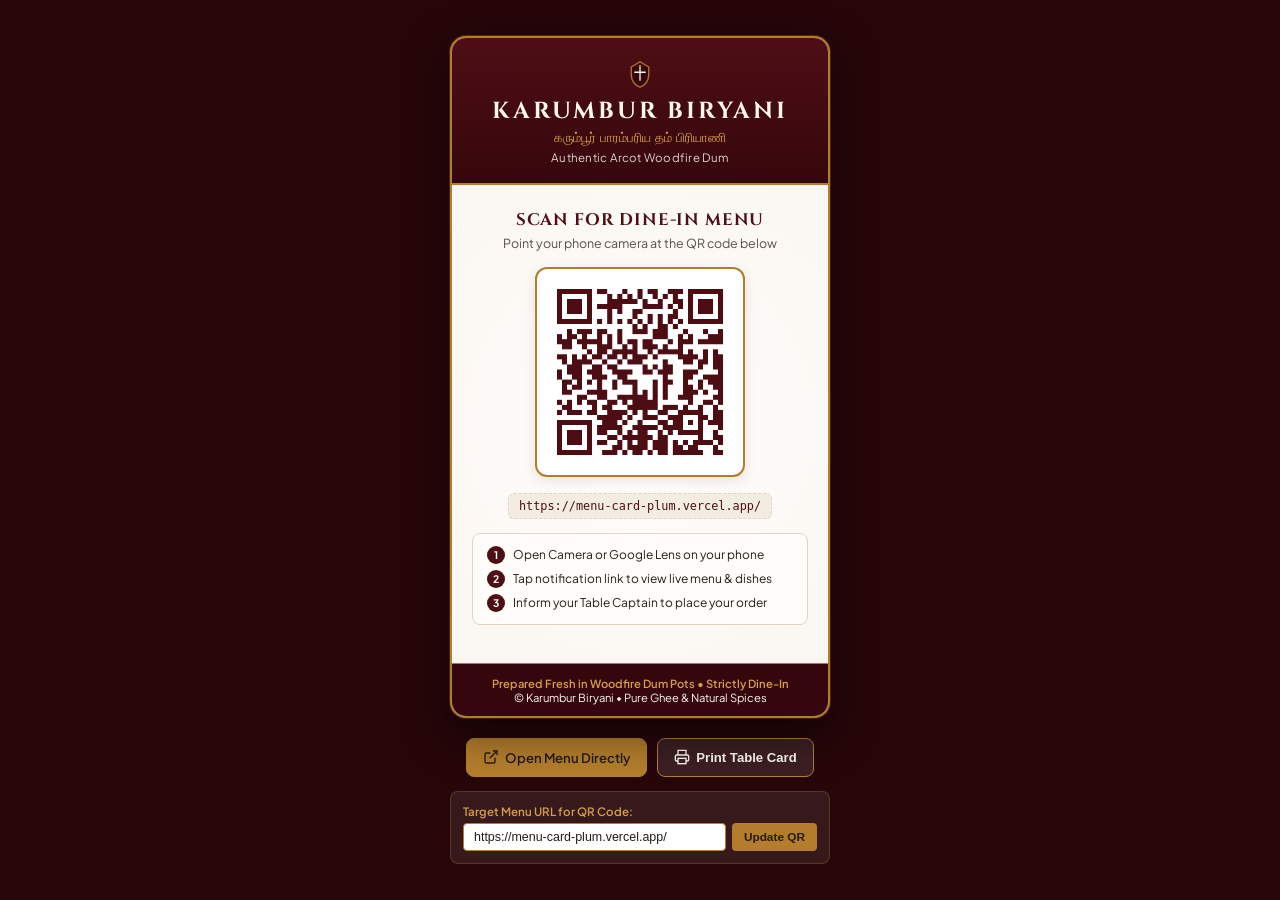
<file: table_stand_qr.html>
<!DOCTYPE html>
<html lang="en">
<head>
  <meta charset="UTF-8">
  <meta name="viewport" content="width=device-width, initial-scale=1.0">
  <title>Karumbur Biryani — QR Stand Card</title>
  <link rel="preconnect" href="https://fonts.googleapis.com">
  <link rel="preconnect" href="https://fonts.gstatic.com" crossorigin>
  <link href="https://fonts.googleapis.com/css2?family=Cinzel:wght@600;700;800&family=Marcellus&family=Plus+Jakarta+Sans:wght@400;500;600;700&display=swap" rel="stylesheet">
  
  <style>
    :root {
      --bg-paper: #FAF7F2;
      --brand-maroon: #4E0E15;
      --brand-maroon-dark: #35070C;
      --accent-gold: #B37D2C;
      --accent-gold-light: #D49D48;
      --text-dark: #231C18;
      --text-muted: #5C4F45;
      --border-warm: #E2D3C4;
    }

    *, *::before, *::after {
      box-sizing: border-box;
      margin: 0;
      padding: 0;
    }

    body {
      background-color: #260609;
      font-family: 'Plus Jakarta Sans', sans-serif;
      color: var(--text-dark);
      min-height: 100vh;
      display: flex;
      flex-direction: column;
      align-items: center;
      justify-content: center;
      padding: 24px 16px;
    }

    /* Print Table Stand Card Container */
    .table-stand-card {
      width: 100%;
      max-width: 380px;
      background-color: var(--bg-paper);
      border-radius: 16px;
      overflow: hidden;
      box-shadow: 0 16px 40px rgba(0, 0, 0, 0.5), 0 0 0 1px rgba(179, 125, 44, 0.35);
      border: 2px solid var(--accent-gold);
      position: relative;
    }

    /* Top Regal Header */
    .card-top-header {
      background: linear-gradient(180deg, #4E0E15 0%, #35070C 100%);
      color: #FAF7F2;
      padding: 22px 20px 18px 20px;
      text-align: center;
      position: relative;
      border-bottom: 2px solid var(--accent-gold);
    }

    .table-number-ribbon {
      display: inline-block;
      background: rgba(179, 125, 44, 0.22);
      border: 1px solid var(--accent-gold-light);
      padding: 3px 12px;
      border-radius: 4px;
      font-size: 0.76rem;
      font-weight: 700;
      letter-spacing: 0.12em;
      color: #FFF2DC;
      margin-bottom: 10px;
    }

    .brand-crest-emblem {
      width: 28px;
      height: 28px;
      margin: 0 auto 6px auto;
    }

    .brand-name {
      font-family: 'Cinzel', serif;
      font-size: 1.45rem;
      font-weight: 700;
      letter-spacing: 0.12em;
      color: #FFF8EE;
      line-height: 1.15;
    }

    .brand-tamil {
      font-family: 'Marcellus', serif;
      font-size: 0.82rem;
      color: var(--accent-gold-light);
      margin-top: 4px;
    }

    .brand-tagline {
      font-size: 0.72rem;
      color: rgba(250, 247, 242, 0.85);
      margin-top: 4px;
      letter-spacing: 0.02em;
    }

    /* Middle QR Display Body */
    .card-qr-body {
      padding: 24px 20px;
      text-align: center;
      background: radial-gradient(circle at center, #FFFDFB 0%, #FAF7F2 100%);
    }

    .scan-prompt-title {
      font-family: 'Cinzel', serif;
      font-size: 1.05rem;
      font-weight: 700;
      letter-spacing: 0.05em;
      color: var(--brand-maroon);
      margin-bottom: 4px;
    }

    .scan-prompt-subtitle {
      font-size: 0.78rem;
      color: var(--text-muted);
      margin-bottom: 16px;
    }

    /* QR Code Frame with Gold Hairline */
    .qr-frame-box {
      width: 210px;
      height: 210px;
      margin: 0 auto 16px auto;
      background: #FFFFFF;
      border: 2px solid var(--accent-gold);
      border-radius: 12px;
      padding: 10px;
      box-shadow: 0 4px 14px rgba(78, 14, 21, 0.1);
      position: relative;
      display: flex;
      align-items: center;
      justify-content: center;
    }

    .qr-code-image {
      width: 100%;
      height: 100%;
      object-fit: contain;
      display: block;
      border-radius: 4px;
    }

    .qr-url-text {
      font-family: monospace;
      font-size: 0.74rem;
      color: var(--brand-maroon);
      background-color: #F3ECE1;
      padding: 5px 10px;
      border-radius: 6px;
      display: inline-block;
      word-break: break-all;
      border: 1px dashed var(--border-warm);
      margin-bottom: 14px;
    }

    /* Step-by-step Dining Instructions */
    .steps-list {
      display: flex;
      flex-direction: column;
      gap: 6px;
      text-align: left;
      background-color: #FFFDF9;
      border: 1px solid var(--border-warm);
      border-radius: 8px;
      padding: 12px 14px;
      margin-bottom: 14px;
    }

    .step-item {
      display: flex;
      align-items: center;
      gap: 8px;
      font-size: 0.75rem;
      color: var(--text-dark);
    }

    .step-num {
      width: 18px;
      height: 18px;
      border-radius: 50%;
      background-color: var(--brand-maroon);
      color: #FFF;
      font-size: 0.65rem;
      font-weight: 700;
      display: flex;
      align-items: center;
      justify-content: center;
      flex-shrink: 0;
    }

    /* Bottom Hospitality Footer */
    .card-bottom-footer {
      background-color: #35070C;
      color: #FAF7F2;
      padding: 12px 16px;
      text-align: center;
      font-size: 0.70rem;
      border-top: 1px solid var(--accent-gold);
    }

    .footer-server-note {
      font-weight: 600;
      color: var(--accent-gold-light);
    }

    /* Action Toolbar (Controls outside printed card) */
    .toolbar-panel {
      margin-top: 20px;
      display: flex;
      flex-wrap: wrap;
      gap: 10px;
      justify-content: center;
      max-width: 380px;
      width: 100%;
    }

    .tool-btn {
      display: inline-flex;
      align-items: center;
      gap: 6px;
      padding: 10px 16px;
      border-radius: 8px;
      font-size: 0.82rem;
      font-weight: 600;
      cursor: pointer;
      text-decoration: none;
      transition: all 0.2s ease;
      border: 1px solid var(--accent-gold);
    }

    .tool-btn-primary {
      background-color: var(--accent-gold);
      color: #231C18;
    }

    .tool-btn-primary:hover {
      background-color: var(--accent-gold-light);
    }

    .tool-btn-secondary {
      background-color: rgba(255, 255, 255, 0.1);
      color: #FAF7F2;
    }

    .tool-btn-secondary:hover {
      background-color: rgba(255, 255, 255, 0.2);
    }

    /* URL Configurator Box */
    .url-config-box {
      margin-top: 14px;
      background: rgba(255, 255, 255, 0.08);
      border: 1px solid rgba(179, 125, 44, 0.3);
      border-radius: 8px;
      padding: 12px;
      width: 100%;
      max-width: 380px;
      color: #FAF7F2;
    }

    .url-config-box label {
      display: block;
      font-size: 0.72rem;
      color: var(--accent-gold-light);
      margin-bottom: 4px;
      font-weight: 600;
    }

    .url-input-row {
      display: flex;
      gap: 6px;
    }

    .url-input {
      flex: 1;
      padding: 6px 10px;
      border-radius: 4px;
      border: 1px solid var(--accent-gold);
      background: #FFF;
      color: #231C18;
      font-size: 0.78rem;
    }

    .update-qr-btn {
      padding: 6px 12px;
      background: var(--accent-gold);
      color: #231C18;
      border: none;
      border-radius: 4px;
      font-weight: 700;
      font-size: 0.74rem;
      cursor: pointer;
    }

    /* Print Mode Styles */
    @media print {
      body {
        background: none;
        padding: 0;
      }
      .toolbar-panel, .url-config-box {
        display: none !important;
      }
      .table-stand-card {
        box-shadow: none;
        margin: 0 auto;
      }
    }
  </style>
</head>
<body>

  <!-- RESTAURANT DINE-IN TABLE TENT CARD -->
  <main class="table-stand-card" id="standCard">
    <div class="card-top-header">
      
      
      <svg class="brand-crest-emblem" viewBox="0 0 32 32" fill="none">
        <path d="M16 2L6 8v9c0 6.5 4.3 12.5 10 14 5.7-1.5 10-7.5 10-14V8L16 2z" fill="#35070C" stroke="#B37D2C" stroke-width="1.5"/>
        <path d="M16 8v15M10 14h12" stroke="#FAF7F2" stroke-width="1.5" stroke-linecap="round"/>
        <circle cx="16" cy="7" r="1.5" fill="#B37D2C"/>
      </svg>

      <h1 class="brand-name">KARUMBUR BIRYANI</h1>
      <p class="brand-tamil">கரும்பூர் பாரம்பரிய தம் பிரியாணி</p>
      <p class="brand-tagline">Authentic Arcot Woodfire Dum</p>
    </div>

    <div class="card-qr-body">
      <h2 class="scan-prompt-title">SCAN FOR DINE-IN MENU</h2>
      <p class="scan-prompt-subtitle">Point your phone camera at the QR code below</p>

      <div class="qr-frame-box">
        <img 
          src="karumbur_menu_qr.png" 
          alt="Karumbur Biryani Menu QR Code" 
          class="qr-code-image"
          id="qrCodeImg"
        >
      </div>

      <div class="qr-url-text" id="displayUrlText">https://menu-card-plum.vercel.app/</div>

      <div class="steps-list">
        <div class="step-item">
          <span class="step-num">1</span>
          <span>Open Camera or Google Lens on your phone</span>
        </div>
        <div class="step-item">
          <span class="step-num">2</span>
          <span>Tap notification link to view live menu & dishes</span>
        </div>
        <div class="step-item">
          <span class="step-num">3</span>
          <span>Inform your Table Captain to place your order</span>
        </div>
      </div>
    </div>

    <div class="card-bottom-footer">
      <p class="footer-server-note">Prepared Fresh in Woodfire Dum Pots • Strictly Dine-In</p>
      <p>© Karumbur Biryani • Pure Ghee & Natural Spices</p>
    </div>
  </main>

  <!-- ACTION TOOLBAR -->
  <div class="toolbar-panel">
    <a href="index.html" class="tool-btn tool-btn-primary" target="_blank">
      <svg width="16" height="16" viewBox="0 0 24 24" fill="none" stroke="currentColor" stroke-width="2">
        <path d="M18 13v6a2 2 0 0 1-2 2H5a2 2 0 0 1-2-2V8a2 2 0 0 1 2-2h6"/>
        <polyline points="15 3 21 3 21 9"/>
        <line x1="10" y1="14" x2="21" y2="3"/>
      </svg>
      Open Menu Directly
    </a>
    <button type="button" class="tool-btn tool-btn-secondary" onclick="window.print()">
      <svg width="16" height="16" viewBox="0 0 24 24" fill="none" stroke="currentColor" stroke-width="2">
        <polyline points="6 9 6 2 18 2 18 9"/>
        <path d="M6 18H4a2 2 0 0 1-2-2v-5a2 2 0 0 1 2-2h16a2 2 0 0 1 2 2v5a2 2 0 0 1-2 2h-2"/>
        <rect x="6" y="14" width="12" height="8"/>
      </svg>
      Print Table Card
    </button>
  </div>

  <!-- QR URL CONFIGURATOR -->
  <div class="url-config-box">
    <label for="customUrlInput">Target Menu URL for QR Code:</label>
    <div class="url-input-row">
      <input type="url" id="customUrlInput" class="url-input" value="https://menu-card-plum.vercel.app/">
      <button type="button" class="update-qr-btn" id="updateQrBtn">Update QR</button>
    </div>
  </div>

  <script>
    const urlInput = document.getElementById('customUrlInput');
    const updateBtn = document.getElementById('updateQrBtn');
    const qrImg = document.getElementById('qrCodeImg');
    const displayUrl = document.getElementById('displayUrlText');

    updateBtn.addEventListener('click', () => {
      const newUrl = urlInput.value.trim();
      if (!newUrl) return;
      displayUrl.textContent = newUrl;
      const encoded = encodeURIComponent(newUrl);
      qrImg.src = `https://api.qrserver.com/v1/create-qr-code/?size=600x600&data=${encoded}&margin=20&format=png`;
    });
  </script>
</body>
</html>
</file>
<file: styles.css>
/* ==========================================================================
   KARUMBUR BIRYANI — DINE-IN QR MENU DESIGN SYSTEM
   Visual Direction: Warm Ivory • Deep Maroon • Burnished Gold • Authentic Heritage
   Primary Reference Viewport: 390px Mobile Viewport
   Audited for: 360px, 375px, 390px, 393px, 412px, 430px
   ========================================================================== */

:root {
  /* Warm Ivory & Fine Natural Paper Palette */
  --bg-page: #FBF8F4;
  --bg-card: #FFFFFF;
  --bg-card-hover: #FCFAF6;
  --bg-subtle: #F4ECE1;
  --bg-tinted: #F7EFE4;
  --bg-category-track: #F6EFE5;

  /* Royal Heritage Maroon & Spiced Gold Accents */
  --brand-maroon: #4E0C13;
  --brand-maroon-dark: #320509;
  --brand-maroon-light: #721520;
  --accent-gold: #C08D38;
  --accent-gold-light: #E2B868;
  --accent-gold-soft: rgba(192, 141, 56, 0.12);
  --accent-spice: #9A2C18;
  
  /* Text & Ink Shades (High Contrast & Legibility on Ivory) */
  --text-primary: #1C1512;
  --text-secondary: #52443B;
  --text-tertiary: #84756A;
  --text-on-maroon: #FAF7F2;

  /* Subtle Warm Hairline Borders (Physical Paper Edge Feel) */
  --border-light: #ECE2D4;
  --border-medium: #D9C8B4;
  --border-gold: rgba(192, 141, 56, 0.35);

  /* FSSAI Standard Compliant Indicators */
  --color-veg: #16803C;
  --color-nonveg: #991B1B;

  /* Elevation Shadows */
  --shadow-sm: 0 1px 3px rgba(35, 20, 15, 0.04);
  --shadow-card: 0 2px 8px rgba(45, 18, 12, 0.05), 0 1px 3px rgba(45, 18, 12, 0.02);
  --shadow-sticky: 0 4px 14px rgba(40, 10, 15, 0.06);

  /* Typography */
  --font-serif-brand: 'Cinzel', Georgia, 'Times New Roman', serif;
  --font-serif-sub: 'Marcellus', 'Cinzel', Georgia, serif;
  --font-body: 'Plus Jakarta Sans', system-ui, -apple-system, BlinkMacSystemFont, 'Segoe UI', Roboto, sans-serif;

  /* Mobile Spacing Variables (Defaults for 390px PRIMARY reference) */
  --px-mobile: 14px;
  --radius-card: 12px;
  --radius-thumb: 10px;
  --thumb-size: 88px;
}

/* Base Reset & Fluid Responsive Layout */
*, *::before, *::after {
  box-sizing: border-box;
  margin: 0;
  padding: 0;
  -webkit-tap-highlight-color: transparent;
}

html {
  width: 100%;
  margin: 0;
  padding: 0;
  background-color: var(--bg-page);
  color: var(--text-primary);
  font-family: var(--font-body);
  font-size: 15px;
  -webkit-font-smoothing: antialiased;
  -moz-osx-font-smoothing: grayscale;
  scroll-behavior: smooth;
  overflow-x: clip;
}

body {
  width: 100%;
  margin: 0;
  padding: 0;
  min-height: 100vh;
  background-color: var(--bg-page);
  display: flex;
  justify-content: center;
  overflow-x: clip;
  touch-action: pan-y;
  -webkit-overflow-scrolling: touch;
}

/* App container: 100% full width on mobile, centered gracefully on desktop */
.menu-app-container {
  width: 100%;
  max-width: 440px;
  min-height: 100vh;
  background-color: var(--bg-page);
  position: relative;
  display: flex;
  flex-direction: column;
}

@media (min-width: 500px) {
  body {
    background-color: #ECE3D7;
    padding: 24px 0;
  }
  .menu-app-container {
    border-radius: 18px;
    overflow: clip;
    box-shadow: 0 16px 45px rgba(35, 10, 15, 0.16), 0 2px 8px rgba(0, 0, 0, 0.06);
    border: 1px solid var(--border-medium);
  }
}

/* ==========================================================================
   1. HERO & TOP RESTAURANT BRANDING (Compact, Regal, No Vertical Bloat)
   ========================================================================== */
.restaurant-header {
  background: linear-gradient(135deg, #4E0C13 0%, #2D0509 100%);
  color: var(--text-on-maroon);
  padding: 12px var(--px-mobile) 10px var(--px-mobile);
  text-align: center;
  position: relative;
  border-bottom: 2px solid var(--accent-gold);
}

.restaurant-header::after {
  content: '';
  position: absolute;
  bottom: -4px;
  left: 0;
  right: 0;
  height: 2px;
  background: linear-gradient(90deg, transparent, var(--accent-gold-light), transparent);
}

.header-top-ribbon {
  display: flex;
  align-items: center;
  justify-content: center;
  gap: 8px;
  font-size: 0.68rem;
  font-weight: 700;
  letter-spacing: 0.12em;
  text-transform: uppercase;
  color: var(--accent-gold-light);
  margin-bottom: 4px;
}

.restaurant-brand-crest {
  display: flex;
  align-items: center;
  justify-content: center;
  gap: 8px;
  margin: 2px 0 3px 0;
}

.crest-ornament {
  width: 32px;
  height: 8px;
  opacity: 0.85;
}

.crest-emblem {
  width: 22px;
  height: 22px;
  display: flex;
  align-items: center;
  justify-content: center;
}

.restaurant-title {
  font-family: var(--font-serif-brand);
  font-size: 1.34rem;
  font-weight: 700;
  letter-spacing: 0.09em;
  color: #FFF9F0;
  margin: 0;
  line-height: 1.15;
  text-shadow: 0 1px 3px rgba(0, 0, 0, 0.4);
}

.restaurant-tamil-subtitle {
  font-family: var(--font-serif-sub);
  font-size: 0.78rem;
  letter-spacing: 0.03em;
  color: var(--accent-gold-light);
  margin-top: 3px;
  font-weight: 500;
}

.restaurant-tagline {
  font-size: 0.65rem;
  color: rgba(250, 247, 242, 0.88);
  margin-top: 3px;
  font-weight: 400;
  letter-spacing: 0.02em;
  white-space: normal;
  line-height: 1.35;
  padding: 0 8px;
}

/* ==========================================================================
   2. STICKY SEARCH & HORIZONTAL CATEGORY NAVIGATION
   ========================================================================== */
.sticky-nav-bar {
  position: sticky;
  top: 0;
  z-index: 40;
  background-color: var(--bg-page);
  border-bottom: 1px solid var(--border-medium);
  box-shadow: var(--shadow-sticky);
}

/* Search Bar Section */
/* Search Bar Section */
.search-section {
  padding: 8px var(--px-mobile) 6px var(--px-mobile);
  background-color: var(--bg-page);
}

.search-input-wrapper {
  position: relative;
  display: flex;
  align-items: center;
  background-color: var(--bg-card);
  border: 1px solid var(--border-medium);
  border-radius: 20px;
  height: 40px;
  padding: 0 12px;
  box-shadow: 0 1px 3px rgba(35, 20, 15, 0.04);
  transition: border-color 0.2s, box-shadow 0.2s;
}

.search-input-wrapper:focus-within {
  border-color: var(--accent-gold);
  box-shadow: 0 0 0 2px rgba(192, 141, 56, 0.20);
}

.search-icon {
  width: 17px;
  height: 17px;
  color: var(--accent-gold);
  flex-shrink: 0;
  margin-right: 8px;
}

.search-input {
  width: 100%;
  height: 100%;
  border: none;
  background: transparent;
  font-family: var(--font-body);
  font-size: 0.84rem;
  color: var(--text-primary);
  outline: none;
}

.search-input::placeholder {
  color: var(--text-tertiary);
  font-size: 0.80rem;
}

.search-input::-webkit-search-cancel-button {
  display: none;
}

.clear-search-btn {
  width: 36px;
  height: 36px;
  border: none;
  background: transparent;
  color: var(--text-secondary);
  display: flex;
  align-items: center;
  justify-content: center;
  cursor: pointer;
  margin-right: -4px;
}

.clear-search-btn svg {
  width: 15px;
  height: 15px;
}

/* Dietary Quick Filters (All / Non-Veg / Pure Veg / Chef's Special) */
.filter-pills-row {
  display: flex;
  align-items: center;
  gap: 6px;
  padding: 2px var(--px-mobile) 8px var(--px-mobile);
  overflow-x: auto;
  scrollbar-width: none;
  -webkit-overflow-scrolling: touch;
  background-color: var(--bg-page);
  touch-action: pan-x pan-y;
  user-select: none;
  -webkit-user-select: none;
  cursor: grab;
}

.filter-pills-row::-webkit-scrollbar {
  display: none;
}

.filter-pills-row.dragging {
  cursor: grabbing;
}

.filter-pill {
  flex-shrink: 0;
  display: inline-flex;
  align-items: center;
  gap: 5px;
  height: 30px;
  padding: 0 11px;
  font-size: 0.72rem;
  font-weight: 600;
  font-family: var(--font-body);
  border-radius: 15px;
  border: 1px solid var(--border-medium);
  background-color: var(--bg-card);
  color: var(--text-secondary);
  cursor: pointer;
  transition: all 0.16s ease;
}

.filter-pill.active {
  background-color: var(--brand-maroon);
  color: #FFFDF9;
  border-color: var(--brand-maroon);
  box-shadow: 0 2px 6px rgba(78, 12, 19, 0.25);
}

/* Category Navigation Track */
.category-nav-wrapper {
  position: relative;
  width: 100%;
  background-color: var(--bg-category-track);
  border-top: 1px solid var(--border-light);
  border-bottom: 1px solid var(--border-medium);
}

.category-nav-track {
  display: flex;
  align-items: center;
  gap: 8px;
  padding: 7px var(--px-mobile);
  overflow-x: auto;
  scrollbar-width: none;
  -webkit-overflow-scrolling: touch;
  background-color: transparent;
  touch-action: pan-x pan-y;
  user-select: none;
  -webkit-user-select: none;
  cursor: grab;
  scroll-behavior: smooth;
}

.category-nav-track::-webkit-scrollbar {
  display: none;
}

.category-nav-track.dragging {
  cursor: grabbing;
  scroll-behavior: auto;
}

.cat-nav-tab {
  flex-shrink: 0;
  display: inline-flex;
  align-items: center;
  height: 32px;
  padding: 0 13px;
  font-family: var(--font-serif-brand);
  font-size: 0.76rem;
  font-weight: 600;
  color: var(--text-secondary);
  text-decoration: none;
  letter-spacing: 0.04em;
  border-radius: 16px;
  background-color: var(--bg-card);
  border: 1px solid var(--border-medium);
  transition: all 0.18s ease;
  white-space: nowrap;
}

.cat-nav-tab:hover {
  color: var(--brand-maroon);
  border-color: var(--accent-gold);
}

.cat-nav-tab.active {
  background: linear-gradient(135deg, #540D16 0%, #38070E 100%);
  color: #FFF9F0;
  border-color: var(--accent-gold);
  font-weight: 700;
  box-shadow: 0 2px 7px rgba(78, 14, 21, 0.28);
}

/* ==========================================================================
   3. MENU SECTIONS & COMPACT RESTAURANT MENU CARDS
   ========================================================================== */
.menu-sections-container {
  flex: 1;
  padding: 14px var(--px-mobile) 24px var(--px-mobile);
  touch-action: pan-y;
}

.category-block {
  margin-bottom: 26px;
  scroll-margin-top: 135px; /* Offset for sticky bar */
}

.category-header {
  margin-bottom: 12px;
  padding-bottom: 6px;
  border-bottom: 1.5px solid var(--border-medium);
}

.category-title-row {
  display: flex;
  align-items: center;
  justify-content: space-between;
}

.category-title {
  font-family: var(--font-serif-brand);
  font-size: 1.10rem;
  font-weight: 700;
  letter-spacing: 0.05em;
  color: var(--brand-maroon);
  display: flex;
  align-items: center;
  gap: 8px;
}

.category-ornament-mark {
  color: var(--accent-gold);
  font-size: 0.88rem;
}

.category-count {
  font-family: var(--font-body);
  font-size: 0.68rem;
  font-weight: 700;
  color: var(--brand-maroon-light);
  background-color: var(--bg-subtle);
  border: 1px solid var(--border-medium);
  padding: 2px 8px;
  border-radius: 12px;
}

.category-subtitle {
  font-size: 0.74rem;
  color: var(--text-secondary);
  margin-top: 3px;
  font-style: italic;
  font-family: var(--font-serif-sub);
  line-height: 1.35;
}

/* Card List */
.items-list {
  display: flex;
  flex-direction: column;
  gap: 11px;
}

/* Clean Luxury Photo-less Dine-In Restaurant Card */
.menu-card {
  display: flex;
  flex-direction: column;
  background-color: var(--bg-card);
  border: 1px solid var(--border-light);
  border-radius: 12px;
  padding: 13px 14px 11px 14px;
  box-shadow: 0 1px 4px rgba(35, 20, 15, 0.04);
  position: relative;
  outline: none;
  touch-action: pan-y;
  transition: border-color 0.2s ease, box-shadow 0.2s ease, transform 0.15s ease;
}

.menu-card:hover {
  border-color: rgba(192, 141, 56, 0.5);
  box-shadow: 0 3px 10px rgba(78, 12, 19, 0.07);
}

.menu-card.chef-signature-card {
  border-left: 4px solid var(--accent-gold);
  background: linear-gradient(180deg, #FFFDF9 0%, #FAF6EE 100%);
}

.card-header-row {
  display: flex;
  align-items: flex-start;
  justify-content: space-between;
  gap: 10px;
  margin-bottom: 5px;
}

.card-title-meta {
  display: flex;
  align-items: flex-start;
  gap: 8px;
  flex: 1;
  min-width: 0;
}

/* FSSAI Compliant Veg / Non-Veg Indicator */
.fssai-indicator {
  width: 14px;
  height: 14px;
  border-radius: 2px;
  display: inline-flex;
  align-items: center;
  justify-content: center;
  flex-shrink: 0;
  margin-top: 3px;
  background-color: #FFFDF9;
}

.fssai-indicator.non-veg {
  border: 1.5px solid var(--color-nonveg);
}

.fssai-indicator.non-veg::after {
  content: '';
  width: 6px;
  height: 6px;
  border-radius: 50%;
  background-color: var(--color-nonveg);
}

.fssai-indicator.veg {
  border: 1.5px solid var(--color-veg);
}

.fssai-indicator.veg::after {
  content: '';
  width: 6px;
  height: 6px;
  border-radius: 50%;
  background-color: var(--color-veg);
}

.fssai-indicator.mini {
  width: 11px;
  height: 11px;
  border-width: 1.2px;
  margin-top: 0;
}

.fssai-indicator.mini::after {
  width: 5px;
  height: 5px;
}

.dish-titles {
  display: flex;
  flex-direction: column;
  gap: 2px;
  flex: 1;
  min-width: 0;
}

.dish-name-heading {
  font-family: var(--font-serif-brand);
  font-size: 0.96rem;
  font-weight: 700;
  color: var(--brand-maroon);
  line-height: 1.25;
  letter-spacing: 0.02em;
  margin: 0;
}

.dish-tamil-alias {
  font-family: var(--font-serif-sub);
  font-size: 0.76rem;
  color: #7A6657;
  font-weight: 500;
  line-height: 1.2;
}

.card-price-block {
  display: flex;
  align-items: baseline;
  color: var(--brand-maroon);
  white-space: nowrap;
  font-family: var(--font-body);
  font-weight: 800;
  font-size: 1.10rem;
  background-color: #FAF4E8;
  border: 1px solid rgba(192, 141, 56, 0.28);
  padding: 3px 9px;
  border-radius: 6px;
  flex-shrink: 0;
}

.card-price-block .currency-sym {
  font-size: 0.82rem;
  font-weight: 700;
  margin-right: 1px;
}

.signature-chip {
  font-family: var(--font-serif-brand);
  font-size: 0.60rem;
  font-weight: 700;
  letter-spacing: 0.04em;
  color: #2E1B05;
  background: linear-gradient(135deg, #DFC07A 0%, #C08D38 100%);
  padding: 2px 6px;
  border-radius: 4px;
  box-shadow: 0 1px 3px rgba(192, 141, 56, 0.25);
  align-self: flex-start;
  margin-top: 2px;
  flex-shrink: 0;
  text-transform: uppercase;
}

.dish-desc-text {
  font-size: 0.78rem;
  color: var(--text-secondary);
  line-height: 1.45;
  margin: 4px 0 8px 0;
  padding-left: 22px;
}

.card-footer-meta {
  display: flex;
  align-items: center;
  justify-content: space-between;
  gap: 8px;
  padding-left: 22px;
  border-top: 1px dashed rgba(226, 211, 196, 0.5);
  padding-top: 5px;
}

.portion-tag {
  font-size: 0.68rem;
  color: var(--text-tertiary);
  background-color: var(--bg-subtle);
  border: 1px solid var(--border-medium);
  padding: 2px 7px;
  border-radius: 5px;
  font-weight: 600;
}

.spice-meter-dots {
  display: inline-flex;
  align-items: center;
  gap: 3px;
  font-size: 0.68rem;
  color: var(--accent-spice);
  font-weight: 600;
}

.spice-label-text {
  font-size: 0.62rem;
  color: var(--text-tertiary);
  font-weight: 500;
}


/* Floating Quick Jump / Top Button */
.floating-top-btn {
  position: fixed;
  bottom: 24px;
  right: calc(50% - 200px);
  z-index: 50;
  display: flex;
  align-items: center;
  gap: 5px;
  background: linear-gradient(135deg, #4E0C13 0%, #2D0509 100%);
  color: #FFF9F0;
  border: 1.5px solid var(--accent-gold);
  border-radius: 20px;
  padding: 7px 14px;
  font-family: var(--font-serif-brand);
  font-size: 0.72rem;
  font-weight: 700;
  letter-spacing: 0.06em;
  box-shadow: 0 4px 16px rgba(50, 10, 15, 0.35);
  cursor: pointer;
  opacity: 0;
  visibility: hidden;
  transform: translateY(15px);
  transition: all 0.25s cubic-bezier(0.2, 0.8, 0.2, 1);
}

@media (max-width: 440px) {
  .floating-top-btn {
    right: 16px;
  }
}

.floating-top-btn.visible {
  opacity: 1;
  visibility: visible;
  transform: translateY(0);
}

.floating-top-btn svg {
  width: 13px;
  height: 13px;
}

/* Empty Search / Filter State */
.empty-menu-state {
  text-align: center;
  padding: 36px 16px;
  background-color: var(--bg-card);
  border: 1px dashed var(--border-medium);
  border-radius: var(--radius-card);
  margin-top: 10px;
}

.empty-menu-state svg {
  width: 38px;
  height: 38px;
  color: var(--accent-gold);
  margin-bottom: 10px;
}

.empty-title {
  font-family: var(--font-serif-brand);
  font-size: 1.05rem;
  font-weight: 700;
  color: var(--brand-maroon);
  margin-bottom: 5px;
}

.empty-desc {
  font-size: 0.80rem;
  color: var(--text-secondary);
  line-height: 1.4;
}

.reset-search-link {
  display: inline-block;
  margin-top: 12px;
  color: var(--brand-maroon);
  font-weight: 600;
  font-size: 0.80rem;
  text-decoration: underline;
  cursor: pointer;
  background: none;
  border: none;
}

/* ==========================================================================
   4. RESTAURANT FOOTER
   ========================================================================== */
.restaurant-footer {
  background-color: #35070C;
  color: #FAF7F2;
  padding: 20px var(--px-mobile) calc(24px + env(safe-area-inset-bottom)) var(--px-mobile);
  text-align: center;
  border-top: 2px solid var(--accent-gold);
}

.footer-divider-crest {
  display: flex;
  align-items: center;
  justify-content: center;
  gap: 10px;
  margin-bottom: 12px;
  opacity: 0.8;
}

.crest-line {
  width: 44px;
  height: 1px;
  background: linear-gradient(90deg, transparent, var(--accent-gold));
}

.crest-line:last-child {
  background: linear-gradient(90deg, var(--accent-gold), transparent);
}

.crest-diamond {
  color: var(--accent-gold-light);
  font-size: 0.80rem;
}

.footer-brand-statement h3 {
  font-family: var(--font-serif-brand);
  font-size: 1.08rem;
  font-weight: 700;
  letter-spacing: 0.10em;
  color: #FFF6E6;
  margin-bottom: 2px;
}

.footer-tagline {
  font-family: var(--font-serif-sub);
  font-size: 0.73rem;
  color: var(--accent-gold-light);
  margin-bottom: 14px;
}

.dine-in-notice-card {
  background-color: rgba(255, 255, 255, 0.05);
  border: 1px solid rgba(179, 125, 44, 0.25);
  border-radius: 8px;
  padding: 10px 12px;
  text-align: left;
  margin-bottom: 14px;
}

.notice-item {
  display: flex;
  align-items: flex-start;
  gap: 7px;
  font-size: 0.72rem;
  color: #E2D3C4;
  line-height: 1.38;
  margin-bottom: 7px;
}

.notice-item:last-child {
  margin-bottom: 0;
}

.notice-icon {
  color: var(--accent-gold-light);
  font-size: 0.80rem;
  line-height: 1.2;
}

.service-timings {
  margin-bottom: 12px;
}

.timing-title {
  font-family: var(--font-serif-brand);
  font-size: 0.72rem;
  letter-spacing: 0.08em;
  color: var(--accent-gold-light);
  font-weight: 700;
  margin-bottom: 2px;
}

.timing-detail {
  font-size: 0.73rem;
  color: #D9C9BA;
}

.table-captain-prompt {
  background: rgba(179, 125, 44, 0.16);
  border: 1px dashed rgba(217, 162, 77, 0.5);
  padding: 7px 10px;
  border-radius: 6px;
  font-size: 0.76rem;
  color: #FFF2DC;
  font-weight: 600;
  margin-bottom: 12px;
}

.copyright-row {
  font-size: 0.66rem;
  color: #A38F80;
}

/* ==========================================================================
   6. RESPONSIVE VIEWPORT FINE-TUNING (360px, 375px, 390px, 393px, 412px, 430px)
   ========================================================================== */

/* 360px Viewport (Galaxy A, compact screens) */
@media (max-width: 365px) {
  :root {
    --px-mobile: 10px;
    --thumb-size: 74px;
  }

  .restaurant-title {
    font-size: 1.20rem;
    letter-spacing: 0.05em;
  }

  .restaurant-tagline {
    font-size: 0.65rem;
  }

  .dish-name-heading {
    font-size: 0.84rem;
  }

  .price-val {
    font-size: 0.96rem;
  }

  .menu-card {
    padding: 8px 8px 8px 9px;
    gap: 8px;
    min-height: 88px;
  }

  .header-top-ribbon {
    gap: 5px;
    font-size: 0.65rem;
  }

  .filter-pill {
    padding: 0 8px;
    font-size: 0.68rem;
  }
}

/* 375px Viewport (iPhone SE / iPhone mini) */
@media (min-width: 366px) and (max-width: 385px) {
  :root {
    --px-mobile: 12px;
    --thumb-size: 78px;
  }

  .restaurant-title {
    font-size: 1.28rem;
  }
}

/* 390px - 393px Viewports (PRIMARY REFERENCE - iPhone 12/13/14/15, Pixel 7/8) */
@media (min-width: 386px) and (max-width: 405px) {
  :root {
    --px-mobile: 14px;
    --thumb-size: 82px;
  }
}

/* 412px - 430px Viewports (Galaxy S-series, Pixel Pro, iPhone Pro Max) */
@media (min-width: 406px) {
  :root {
    --px-mobile: 16px;
    --thumb-size: 86px;
  }

  .dish-name-heading {
    font-size: 0.94rem;
  }

  .price-val {
    font-size: 1.08rem;
  }

  .restaurant-title {
    font-size: 1.44rem;
    letter-spacing: 0.10em;
  }
}
</file>
